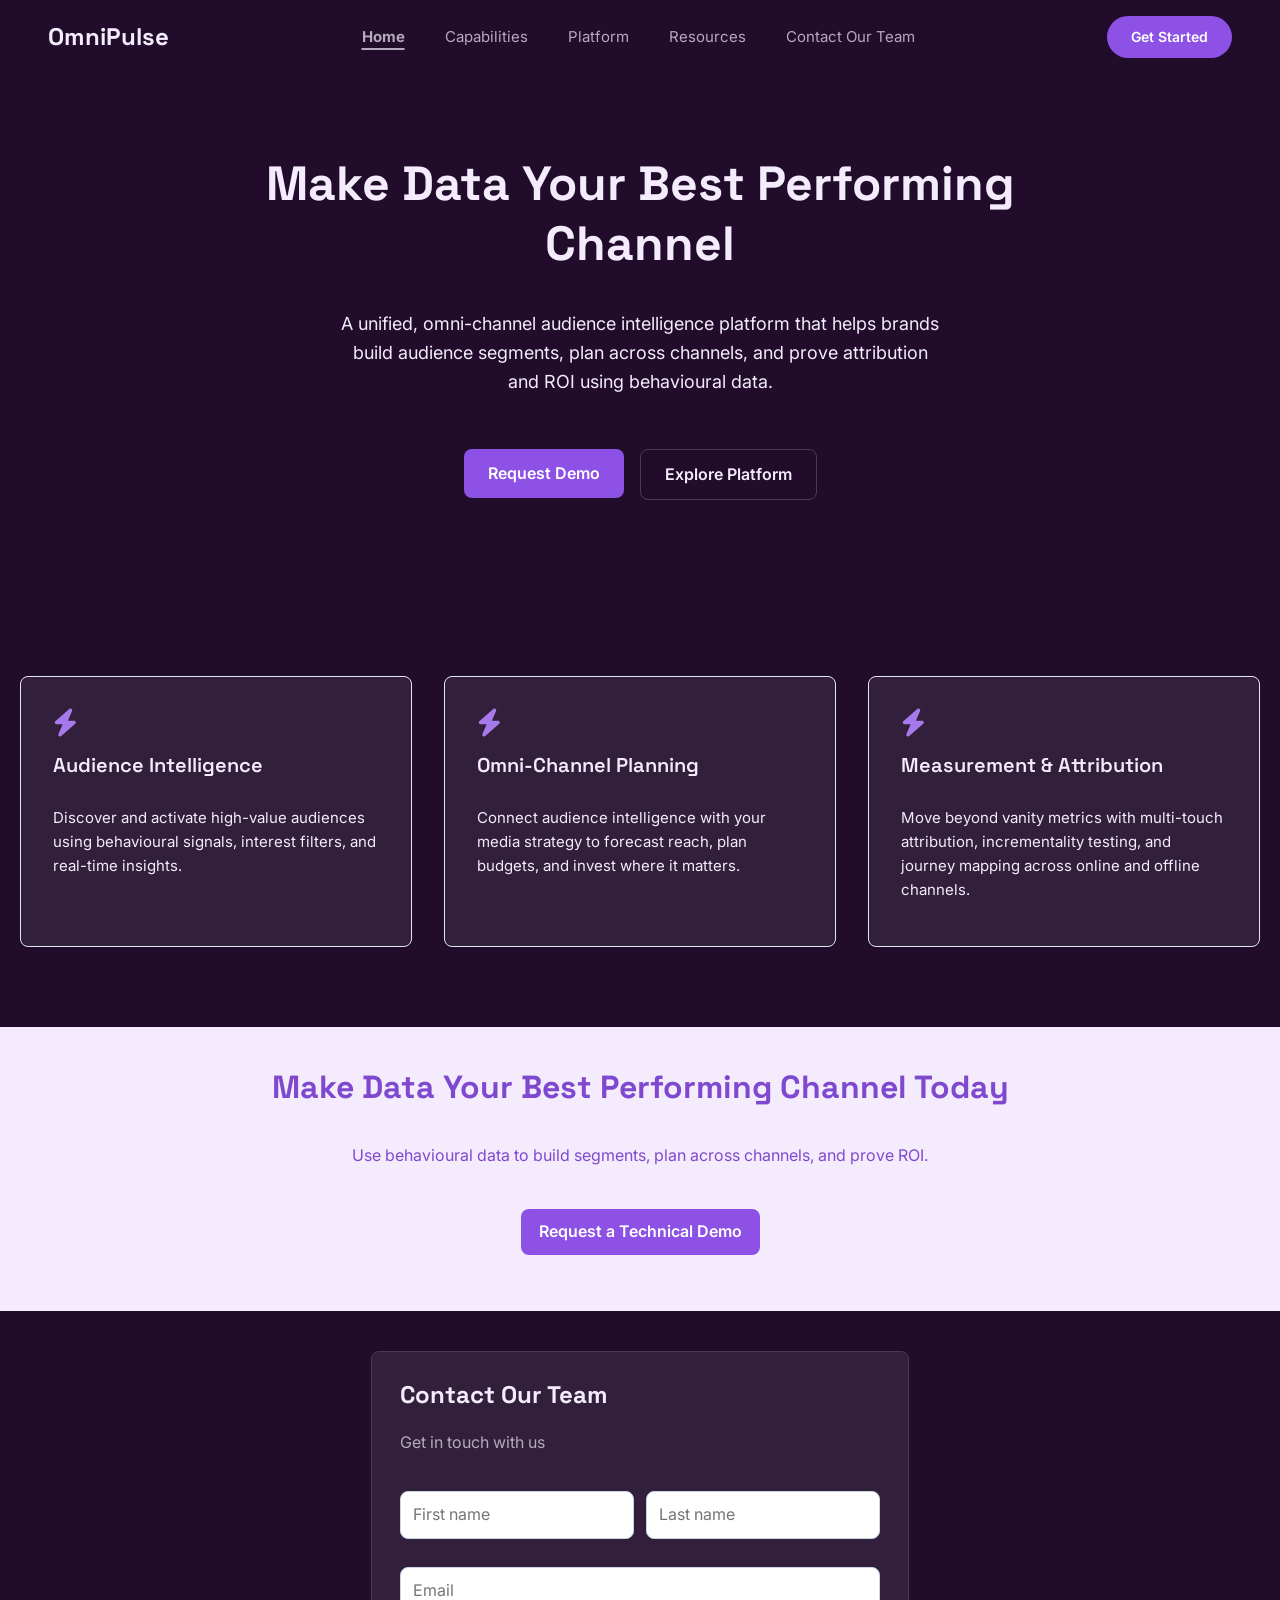
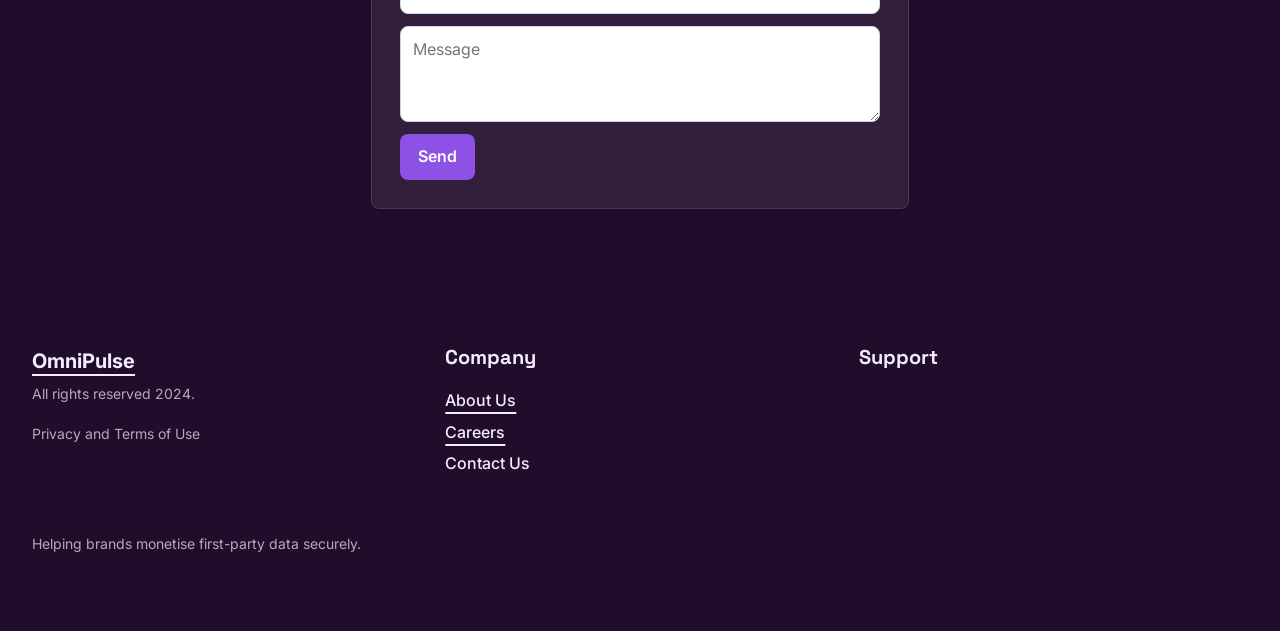
<file: index.html>
<!DOCTYPE html>
<html lang="en">
<head>
<meta charset="utf-8">
<meta name="viewport" content="width=device-width, initial-scale=1">
<title>OmniPulse | Make Data Your Best Performing Channel</title>
<meta name="description" content="A unified, omni-channel audience intelligence platform that helps brands build audience segments, plan across channels, and prove attribution and ROI…">
<link rel="canonical" href="https://om-javheri.github.io/omnipulse/">
<meta property="og:type" content="website">
<meta property="og:title" content="OmniPulse | Make Data Your Best Performing Channel">
<meta property="og:description" content="A unified, omni-channel audience intelligence platform that helps brands build audience segments, plan across channels, and prove attribution and ROI…">
<meta property="og:url" content="https://om-javheri.github.io/omnipulse/">
<meta property="og:site_name" content="OmniPulse">
<meta name="twitter:card" content="summary">
<meta name="twitter:title" content="OmniPulse | Make Data Your Best Performing Channel">
<meta name="twitter:description" content="A unified, omni-channel audience intelligence platform that helps brands build audience segments, plan across channels, and prove attribution and ROI…">
<script type="application/ld+json">{"@context":"https://schema.org","@graph":[{"@type":"WebSite","@id":"https://om-javheri.github.io/omnipulse/#website","url":"https://om-javheri.github.io/omnipulse/","name":"OmniPulse","description":"Make Data Your Best Performing Channel","publisher":{"@id":"https://om-javheri.github.io/omnipulse/#organization"}},{"@type":"Organization","@id":"https://om-javheri.github.io/omnipulse/#organization","name":"OmniPulse","url":"https://om-javheri.github.io/omnipulse/"},{"@type":"WebPage","@id":"https://om-javheri.github.io/omnipulse/#webpage","url":"https://om-javheri.github.io/omnipulse/","name":"OmniPulse | Make Data Your Best Performing Channel","description":"A unified, omni-channel audience intelligence platform that helps brands build audience segments, plan across channels, and prove attribution and ROI…","abstract":"A unified, omni-channel audience intelligence platform that helps brands build audience segments, plan across channels, and prove attribution and ROI using behavioural data.","isPartOf":{"@id":"https://om-javheri.github.io/omnipulse/#website"},"about":{"@id":"https://om-javheri.github.io/omnipulse/#organization"}}]}</script>
<link rel="icon" href="data:,">
<link rel="stylesheet" href="https://fonts.googleapis.com/css2?family=Space+Grotesk:wght@500;600;700&amp;family=Inter:wght@400;500;600&amp;display=swap">
<link rel="stylesheet" href="https://cdnjs.cloudflare.com/ajax/libs/font-awesome/6.5.2/css/all.min.css">
<link rel="stylesheet" href="site.css?v=mv8calrp">
</head>
<body>
<div class="uide-site" style="background-color:#f4ecfc;color:#221929;font-family:'Inter', system-ui, sans-serif"><div data-uide-id="container_mv8c7iwa1e7cn" data-uide-type="container" class="uide-container uide-row" style="color:#f4ecfc;padding:16px 48px;align-items:center;font-family:'Inter', system-ui, sans-serif;justify-content:space-between;background-color:#210d2b"><h3 data-uide-id="heading_mv8c7iwa2svz0" data-uide-type="heading" style="color:#f4ecfc;margin:0;font-size:24px;font-family:'Space Grotesk', system-ui, sans-serif;font-weight:bold">OmniPulse</h3><nav data-uide-id="menu_mv8c7iwa3owfa" data-uide-type="menu" class="uide-menu" data-uide-collapse="phone" style="gap:40px;align-items:center"><button type="button" class="uide-menu-toggle" aria-label="Menu" aria-expanded="false"><span class="uide-menu-bars"></span></button><div class="uide-menu-items"><a data-uide-id="link_mv8c7iz34und0p" data-uide-type="link" href="./" aria-current="page" style="color:#b5a9bd;font-size:15px;text-decoration:none"><span>Home</span></a><a data-uide-id="link_mv8c7iz34vpk12" data-uide-type="link" href="capabilities/" style="color:#b5a9bd;font-size:15px;text-decoration:none"><span>Capabilities</span></a><a data-uide-id="link_mv8c7iz34wtj4r" data-uide-type="link" href="platform/" style="color:#b5a9bd;font-size:15px;text-decoration:none"><span>Platform</span></a><a data-uide-id="link_mv8c7iz34x8dx4" data-uide-type="link" href="resources/" style="color:#b5a9bd;font-size:15px;text-decoration:none"><span>Resources</span></a><a data-uide-id="link_mv8c7iz34ysdez" data-uide-type="link" href="#contact" style="color:#b5a9bd;font-size:15px;text-decoration:none"><span>Contact Our Team</span></a></div></nav><a data-uide-id="button_mv8c7iwa8iszm" data-uide-type="button" href="#contact" class="uide-button" style="color:#ffffff;border:none;padding:10px 24px;font-size:14px;font-weight:600;border-radius:9999px;background-color:#8d51e6"><span>Get Started</span></a></div><div data-uide-id="container_mv8c7iwc9all4" data-uide-type="container" id="hero" class="uide-container uide-align-center" style="gap:24px;color:#f4ecfc;padding:80px 20px;text-align:center;align-items:center;font-family:'Inter', system-ui, sans-serif;background-color:#210d2b"><h1 data-uide-id="heading_mv8c7iwcadg9f" data-uide-type="heading" style="font-size:48px;max-width:800px;font-family:'Space Grotesk', system-ui, sans-serif;font-weight:700">Make Data Your Best Performing Channel</h1><p data-uide-id="text_mv8c7iwcbwfz6" data-uide-type="text" style="color:#f4ecfc;font-size:18px;max-width:600px">A unified, omni-channel audience intelligence platform that helps brands build audience segments, plan across channels, and prove attribution and ROI using behavioural data.</p><div data-uide-id="container_mv8c7iwccjvh8" data-uide-type="container" class="uide-container uide-row" style="gap:16px"><a data-uide-id="button_mv8c7iwcdt4q4" data-uide-type="button" href="#contact" class="uide-button" style="color:#ffffff;padding:12px 24px;font-weight:600;border-radius:8px;background-color:#8d51e6"><span>Request Demo</span></a><a data-uide-id="button_mv8c7iwceeaee" data-uide-type="button" href="#contact" class="uide-button" style="color:#f4ecfc;border:1px solid #4b3a55;padding:12px 24px;font-weight:600;border-radius:8px;background-color:transparent"><span>Explore Platform</span></a></div></div><div data-uide-id="container_mv8c7iwdfeyui" data-uide-type="container" id="features" class="uide-container uide-grid" style="gap:32px;color:#f4ecfc;padding:80px 20px;font-family:'Inter', system-ui, sans-serif;background-color:#210d2b;--uide-cols:3"><div data-uide-id="card_mv8c7iwdgjn14" data-uide-type="card" class="uide-card" style="gap:16px;padding:32px;border-radius:8px;background-color:#321f3c"><i data-uide-id="icon_mv8c7iwdh18g5" data-uide-type="icon" class="uide-icon fa-solid fa-bolt" aria-hidden="true" style="color:#a77aec;font-size:28px"></i><h3 data-uide-id="heading_mv8c7iwdiac3b" data-uide-type="heading" style="font-size:20px;font-family:'Space Grotesk', system-ui, sans-serif;font-weight:600">Audience Intelligence</h3><p data-uide-id="text_mv8c7iwdjea7q" data-uide-type="text" style="color:#f4ecfc;font-size:15px">Discover and activate high-value audiences using behavioural signals, interest filters, and real-time insights.</p></div><div data-uide-id="card_mv8c7iwdkqoby" data-uide-type="card" class="uide-card" style="gap:16px;padding:32px;border-radius:8px;background-color:#321f3c"><i data-uide-id="icon_mv8c7iwdlfg27" data-uide-type="icon" class="uide-icon fa-solid fa-bolt" aria-hidden="true" style="color:#a77aec;font-size:28px"></i><h3 data-uide-id="heading_mv8c7iwdmfxc0" data-uide-type="heading" style="font-size:20px;font-family:'Space Grotesk', system-ui, sans-serif;font-weight:600">Omni-Channel Planning</h3><p data-uide-id="text_mv8c7iwdn1zth" data-uide-type="text" style="color:#f4ecfc;font-size:15px">Connect audience intelligence with your media strategy to forecast reach, plan budgets, and invest where it matters.</p></div><div data-uide-id="card_mv8c7iwdortwv" data-uide-type="card" class="uide-card" style="gap:16px;padding:32px;border-radius:8px;background-color:#321f3c"><i data-uide-id="icon_mv8c7iwdpp6tj" data-uide-type="icon" class="uide-icon fa-solid fa-bolt" aria-hidden="true" style="color:#a77aec;font-size:28px"></i><h3 data-uide-id="heading_mv8c7iwdqdzb4" data-uide-type="heading" style="font-size:20px;font-family:'Space Grotesk', system-ui, sans-serif;font-weight:600">Measurement &amp; Attribution</h3><p data-uide-id="text_mv8c7iwdro96h" data-uide-type="text" style="color:#f4ecfc;font-size:15px">Move beyond vanity metrics with multi-touch attribution, incrementality testing, and journey mapping across online and offline channels.</p></div></div><div data-uide-id="container_mv8c7iwdszg4f" data-uide-type="container" id="cta" class="uide-container uide-align-center" style="gap:24px;color:#6a5c75;padding:40px 24px;text-align:center;font-family:'Inter', system-ui, sans-serif;background-color:#f4ecfc"><h2 data-uide-id="heading_mv8c7iwdtu6rk" data-uide-type="heading" style="color:#7f49cf;font-family:'Space Grotesk', system-ui, sans-serif">Make Data Your Best Performing Channel Today</h2><p data-uide-id="text_mv8c7iwdumtva" data-uide-type="text" style="color:#7f49cf;margin:0 auto;max-width:680px">Use behavioural data to build segments, plan across channels, and prove ROI.</p><div data-uide-id="container_mv8c7iwdvafod" data-uide-type="container" class="uide-container uide-row" style="gap:16px;flex-wrap:wrap;align-items:center;justify-content:center"><a data-uide-id="button_mv8c7iwdwpfzr" data-uide-type="button" href="#contact" class="uide-button" style="color:#ffffff;border-radius:8px;background-color:#8d51e6"><span>Request a Technical Demo</span></a></div></div><div data-uide-id="container_mv8c7iwexnqfl" data-uide-type="container" id="contact" class="uide-container" style="gap:24px;color:#f4ecfc;padding:40px 24px;font-family:'Inter', system-ui, sans-serif;background-color:#210d2b"><div data-uide-id="card_mv8c7iweyd402" data-uide-type="card" class="uide-card" style="color:#f4ecfc;border:1px solid #4b3a55;margin:0 auto;padding:28px;max-width:560px;border-radius:8px;background-color:#321f3c"><h3 data-uide-id="heading_mv8c7iwezzvbk" data-uide-type="heading" style="font-family:'Space Grotesk', system-ui, sans-serif">Contact Our Team</h3><p data-uide-id="text_mv8c7iwe10gpez" data-uide-type="text" style="color:#b5a9bd">Get in touch with us</p><form data-uide-id="form_mv8c7iwe117dfb" data-uide-type="form" class="uide-form" style="gap:12px" action="https://universalide.onrender.com/api/public/sites/omnipulse/forms/form_mv8c7iwe117dfb" method="post" data-uide-form="owner" data-uide-success="Thanks, your message was sent. We’ll reply soon." novalidate=""><div data-uide-id="container_mv8c7iwe12jqtf" data-uide-type="container" data-uide-phone-cols="1" class="uide-container uide-grid" style="gap:12px;--uide-phone-cols:1;--uide-cols:2"><input data-uide-id="input_mv8c7iwe138vlm" data-uide-type="input" class="uide-input" style="border-radius:8px" type="text" placeholder="First name" aria-label="First name"><input data-uide-id="input_mv8c7iwe149mcv" data-uide-type="input" class="uide-input" style="border-radius:8px" type="text" placeholder="Last name" aria-label="Last name"></div><input data-uide-id="input_mv8c7iwe15td6l" data-uide-type="input" class="uide-input" style="border-radius:8px" type="email" placeholder="Email" aria-label="Email"><textarea data-uide-id="textarea_mv8c7iwe168umn" data-uide-type="textarea" class="uide-textarea" style="border-radius:8px" placeholder="Message" aria-label="Message"></textarea><button data-uide-id="button_mv8c7iwe17o8ci" data-uide-type="button" type="submit" class="uide-button" style="color:#ffffff;border-radius:8px;background-color:#8d51e6"><span>Send</span></button></form></div></div><div data-uide-id="container_mv8c7iwe180je7" data-uide-type="container" class="uide-container" style="gap:24px;color:#f4ecfc;padding:64px 32px;font-family:'Inter', system-ui, sans-serif;background-color:#210d2b"><div data-uide-id="container_mv8c7iwe19urxf" data-uide-type="container" data-uide-tablet-cols="2" data-uide-phone-cols="1" class="uide-container uide-grid" style="gap:24px;--uide-tablet-cols:2;--uide-phone-cols:1;--uide-cols:3"><div data-uide-id="container_mv8c7iwe1an0p5" data-uide-type="container" class="uide-container" style="gap:6px"><a data-uide-id="link_mv8c7iwe1b74k6" data-uide-type="link" href="./" aria-current="page" style="color:#f4ecfc;font-size:20px;font-weight:700;text-decoration:none"><span>OmniPulse</span></a><p data-uide-id="text_mv8c7iwe1cnnv8" data-uide-type="text" style="color:#b5a9bd;font-size:14px">All rights reserved 2024.</p><p data-uide-id="text_mv8c7iwe1d63aj" data-uide-type="text" style="color:#b5a9bd;font-size:14px">Privacy and Terms of Use</p></div><div data-uide-id="container_mv8c7iwe1e8tpk" data-uide-type="container" class="uide-container" style="gap:6px"><h4 data-uide-id="heading_mv8c7iwe1fyhts" data-uide-type="heading" style="font-family:'Space Grotesk', system-ui, sans-serif">Company</h4><a data-uide-id="link_mv8c7iwe1gkvbb" data-uide-type="link" href="./" aria-current="page" style="color:#f4ecfc;font-weight:500;text-decoration:none"><span>About Us</span></a><a data-uide-id="link_mv8c7iwe1hqz3u" data-uide-type="link" href="./" aria-current="page" style="color:#f4ecfc;font-weight:500;text-decoration:none"><span>Careers</span></a><a data-uide-id="link_mv8c7iwe1iv55q" data-uide-type="link" href="#contact" style="color:#f4ecfc;font-weight:500;text-decoration:none"><span>Contact Us</span></a></div><div data-uide-id="container_mv8c7iwe1ky7ld" data-uide-type="container" class="uide-container" style="gap:8px"><h4 data-uide-id="heading_mv8c7iwe1l14gb" data-uide-type="heading" style="font-family:'Space Grotesk', system-ui, sans-serif">Support</h4><div data-uide-id="container_mv8c7iwe1mjqar" data-uide-type="container" class="uide-container uide-row" style="gap:16px;flex-wrap:wrap;align-items:center"></div></div></div><p data-uide-id="text_mv8c7iwe1qvhco" data-uide-type="text" style="color:#b5a9bd;font-size:14px">Helping brands monetise first-party data securely.</p></div></div>
<script>(function(){function set(m,o){if(o)m.setAttribute('data-uide-open','');else m.removeAttribute('data-uide-open');var t=m.querySelector('.uide-menu-toggle');if(t)t.setAttribute('aria-expanded',String(o))}document.addEventListener('click',function(e){var el=e.target;if(!el||!el.closest)return;var t=el.closest('.uide-menu-toggle');if(t){var m=t.parentNode;set(m,!m.hasAttribute('data-uide-open'));return}var a=el.closest('.uide-menu a');if(a)set(a.closest('.uide-menu'),false)});document.addEventListener('keydown',function(e){if(e.key!=='Escape')return;[].forEach.call(document.querySelectorAll('.uide-menu[data-uide-open]'),function(m){set(m,false)})})})();</script>
<script>(function(){document.addEventListener('submit',function(e){var f=e.target;if(!f||!f.matches||!f.matches('form[data-uide-form]'))return;e.preventDefault();if(f.hasAttribute('data-uide-busy')||!f.action)return;var fields=[].map.call(f.querySelectorAll('.uide-input, .uide-textarea'),function(el,i){return{label:el.getAttribute('aria-label')||'Field '+(i+1),value:el.value}});var owner=f.getAttribute('data-uide-form')==='owner';var init;if(owner)init={method:'POST',headers:{'Content-Type':'text/plain'},body:JSON.stringify({fields:fields,page:location.pathname})};else{var d={};fields.forEach(function(x){d[x.label]=x.value});init={method:'POST',headers:{'Content-Type':'application/json',Accept:'application/json'},body:JSON.stringify(d)}}var s=f.querySelector(':scope > .uide-form-status');if(!s){s=document.createElement('p');s.className='uide-form-status';s.setAttribute('role','status');f.appendChild(s)}f.setAttribute('data-uide-busy','');function done(ok){f.removeAttribute('data-uide-busy');if(ok){f.setAttribute('data-uide-sent','');f.reset()}s.textContent=ok?(f.getAttribute('data-uide-success')||"Thank you! Your message has been sent."):"Sorry, your message couldn’t be sent. Please try again."}fetch(f.action,init).then(function(r){done(r.ok)},function(){done(false)})})})();</script>
<script>(function(){try{var d={"path":"/"};d.referrer=document.referrer;var b=JSON.stringify(d),u="https://universalide.onrender.com/api/public/sites/omnipulse/views";if(navigator.sendBeacon)navigator.sendBeacon(u,new Blob([b],{type:'text/plain'}));else fetch(u,{method:'POST',body:b,keepalive:true,mode:'no-cors'})}catch(e){}})();</script>
<script>(function(){try{(function startTracking(win, config) {
    const doc = win.document;
    // The window's own classes (a test's window, or an iframe's, isn't the global one).
    const W = win;
    const device = win.innerWidth <= 640 ? 'phone' : win.innerWidth <= 991 ? 'tablet' : 'desktop';
    const queue = [];
    const started = {};
    let depth = 0;
    let seen = -1;
    let final = false;
    let pending = false;
    // Looked up each time: a framework project draws the page after this script has run.
    const sections = () => {
        const root = doc.querySelector('.uide-site');
        return root ? Array.prototype.slice.call(root.children) : [];
    };
    const sectionOf = (el) => {
        const list = sections();
        for (let i = 0; i < list.length; i++)
            if (el && list[i].contains(el))
                return i;
        return -1;
    };
    const labelOf = (el) => ((el.textContent || '').trim() || el.getAttribute('aria-label') || '').replace(/\s+/g, ' ').slice(0, 80);
    const cell = (v, size) => Math.max(0, Math.min(19, Math.floor((v / Math.max(size, 1)) * 20)));
    const measure = () => {
        const height = Math.max(doc.documentElement.scrollHeight, 1);
        const d = Math.min(100, Math.round((((win.scrollY || 0) + win.innerHeight) / height) * 100));
        if (d > depth)
            depth = d;
        const list = sections();
        for (let i = seen + 1; i < list.length; i++) {
            if (list[i].getBoundingClientRect().top < win.innerHeight)
                seen = i;
            else
                break;
        }
    };
    const send = (last) => {
        const body = { path: config.path, device };
        if (last && !final) {
            measure();
            final = true;
            body.depth = depth;
            body.seen = seen;
        }
        else if (!queue.length)
            return;
        body.events = queue.splice(0, 40);
        const data = JSON.stringify(body);
        try {
            const nav = win.navigator;
            if (!(nav.sendBeacon && nav.sendBeacon(config.endpoint, new W.Blob([data], { type: 'text/plain' })))) {
                void win.fetch(config.endpoint, { method: 'POST', body: data, keepalive: true, mode: 'no-cors' }).catch(() => undefined);
            }
        }
        catch {
            // Analytics must never break the page.
        }
    };
    const push = (event) => {
        queue.push(event);
        if (queue.length >= 40)
            send(false);
    };
    const onClick = (e) => {
        const target = e.target instanceof W.Element ? e.target : null;
        const s = sectionOf(target);
        if (!target || s < 0)
            return;
        const event = { t: 'click', s };
        // A real pointer click has a place; a keyboard "click" (detail 0) only counts for its button.
        if (e.detail > 0) {
            const r = sections()[s].getBoundingClientRect();
            event.x = cell(e.clientX - r.left, r.width);
            event.y = cell(e.clientY - r.top, r.height);
        }
        const el = target.closest('a, button');
        if (el) {
            const label = labelOf(el);
            if (label)
                event.label = label;
            const href = el.getAttribute('href') || '';
            if (/^https?:/i.test(href)) {
                try {
                    const url = new URL(href, win.location.href);
                    if (url.host !== win.location.host)
                        event.out = url.hostname;
                }
                catch {
                    // Not an address.
                }
            }
        }
        push(event);
    };
    const formSection = (t) => {
        const form = t instanceof W.Element ? t.closest('form') : null;
        return form ? sectionOf(form) : -1;
    };
    const onFocus = (e) => {
        const s = formSection(e.target);
        if (s < 0 || started[s])
            return;
        started[s] = true;
        push({ t: 'form', s, a: 'start' });
    };
    const onSubmit = (e) => {
        const s = formSection(e.target);
        if (s < 0)
            return;
        push({ t: 'form', s, a: 'send' });
        send(false);
    };
    const onScroll = () => {
        if (pending)
            return;
        pending = true;
        win.setTimeout(() => {
            pending = false;
            measure();
        }, 200);
    };
    const onHide = () => {
        if (doc.visibilityState === 'hidden')
            send(true);
    };
    const onPageHide = () => send(true);
    doc.addEventListener('click', onClick, true);
    doc.addEventListener('focusin', onFocus, true);
    doc.addEventListener('submit', onSubmit, true);
    win.addEventListener('scroll', onScroll, { passive: true });
    doc.addEventListener('visibilitychange', onHide);
    win.addEventListener('pagehide', onPageHide);
    const timer = win.setInterval(() => send(false), 15000);
    const first = win.setTimeout(measure, 500);
    return () => {
        doc.removeEventListener('click', onClick, true);
        doc.removeEventListener('focusin', onFocus, true);
        doc.removeEventListener('submit', onSubmit, true);
        win.removeEventListener('scroll', onScroll);
        doc.removeEventListener('visibilitychange', onHide);
        win.removeEventListener('pagehide', onPageHide);
        win.clearInterval(timer);
        win.clearTimeout(first);
        send(true);
    };
})(window,{"endpoint":"https://universalide.onrender.com/api/public/sites/omnipulse/interactions","path":"/"})}catch(e){}})();</script>
<script>(function(){
var E="https://universalide.onrender.com/api/public/sites/omnipulse",K='uide-edit:'+E,P={heading:'text',text:'text',button:'label',link:'text'};
var tok=null,bar=null,msg=null,on=false,timer=null;
function store(t){try{if(t)sessionStorage.setItem(K,t);else sessionStorage.removeItem(K)}catch(e){}}
function say(t,bad){if(msg){msg.textContent=t;msg.style.color=bad?'#fecaca':'#e0e7ff'}}
function call(method,path,body,form){var h={};if(!form)h['Content-Type']='application/json';if(tok)h.Authorization='Bearer '+tok;
return fetch(E+path,{method:method,headers:h,body:form?body:JSON.stringify(body)}).then(function(r){return r.json().catch(function(){return{}}).then(function(j){if(!r.ok){var x=new Error(j.message||'The change could not be saved.');x.status=r.status;throw x}return j})})}
function stop(t){on=false;tok=null;store(null);document.documentElement.removeAttribute('data-uide-live-edit');if(t)say(t,true);else if(bar){bar.remove();bar=null}}
function fail(x){if(x.status===401)stop(x.message);else say(x.message||'The change could not be saved.',true)}
function save(id,props,undo){say('Saving\u2026');call('PATCH','/components/'+encodeURIComponent(id),{props:props}).then(function(){say('Saved. GitHub Pages shows it to everyone in a minute or two.')},function(x){undo();fail(x)})}
function editText(el){var type=el.getAttribute('data-uide-type'),prop=P[type];
var spans=el.querySelectorAll(':scope > span'),box=(type==='button'||type==='link')&&spans.length?spans[spans.length-1]:el;
if(box.isContentEditable)return;var before=box.textContent;
box.setAttribute('contenteditable','plaintext-only');if(!box.isContentEditable)box.setAttribute('contenteditable','true');
box.focus();var sel=window.getSelection(),range=document.createRange();range.selectNodeContents(box);sel.removeAllRanges();sel.addRange(range);
function done(keep){box.removeEventListener('keydown',key);box.removeEventListener('blur',blur);box.removeAttribute('contenteditable');
var t=box.innerText;t=(type==='text'?t.replace(/\r\n?/g,'\n'):t.replace(/\s*\n\s*/g,' ')).trim().slice(0,5000);
if(!keep||!t||t===before){box.textContent=before;return}
box.textContent=t;var p={};p[prop]=t;save(el.getAttribute('data-uide-id'),p,function(){box.textContent=before})}
function key(e){if(e.key==='Escape'){e.preventDefault();done(false)}else if(e.key==='Enter'&&!(type==='text'&&e.shiftKey)){e.preventDefault();done(true)}}
function blur(){done(true)}
box.addEventListener('keydown',key);box.addEventListener('blur',blur)}
function editImage(el){var input=document.createElement('input');input.type='file';input.accept='image/*';
input.onchange=function(){var f=input.files&&input.files[0];if(!f)return;var form=new FormData();form.append('file',f);form.append('componentId',el.getAttribute('data-uide-id'));
say('Uploading\u2026');call('POST','/files',form,true).then(function(j){var before=el.getAttribute('src');el.src=new URL(j.url,E).href;
save(el.getAttribute('data-uide-id'),{src:j.url},function(){el.setAttribute('src',before)})},fail)};input.click()}
function ready(){on=true;document.documentElement.setAttribute('data-uide-live-edit','');
say('You\u2019re editing the live site. Double-click text or a picture to change it.')}
function begin(){var st=document.createElement('style');
st.textContent='[data-uide-live-edit] [data-uide-type=heading]:hover,[data-uide-live-edit] [data-uide-type=text]:hover,[data-uide-live-edit] [data-uide-type=button]:hover,[data-uide-live-edit] [data-uide-type=link]:hover,[data-uide-live-edit] [data-uide-type=image]:hover{outline:2px dashed #6366f1;outline-offset:2px;cursor:text}[data-uide-live-edit] [data-uide-id]{touch-action:manipulation}';
document.head.appendChild(st);bar=document.createElement('div');bar.setAttribute('role','status');bar.setAttribute('data-uide-live-bar','');
bar.style.cssText='position:fixed;left:12px;right:12px;bottom:12px;z-index:2147483647;display:flex;gap:12px;align-items:center;justify-content:space-between;padding:10px 14px;border-radius:10px;background:#1e1b4b;color:#e0e7ff;font:14px/1.4 system-ui,sans-serif;box-shadow:0 8px 24px rgba(0,0,0,.25)';
msg=document.createElement('span');var b=document.createElement('button');b.type='button';b.textContent='Stop editing';
b.style.cssText='flex:none;padding:6px 10px;border:0;border-radius:6px;background:#e0e7ff;color:#1e1b4b;font:inherit;cursor:pointer';
b.onclick=function(){stop()};bar.appendChild(msg);bar.appendChild(b);document.body.appendChild(bar)}
document.addEventListener('dblclick',function(e){if(!on)return;var el=e.target instanceof Element?e.target.closest('[data-uide-id]'):null;if(!el)return;
clearTimeout(timer);var type=el.getAttribute('data-uide-type');if(P[type]){e.preventDefault();editText(el)}else if(type==='image'){e.preventDefault();editImage(el)}});
document.addEventListener('click',function(e){if(!on||!(e.target instanceof Element))return;
var t=e.target.closest('[data-uide-id]'),tt=t&&t.getAttribute('data-uide-type');
if(t&&!e.target.closest('a[href]')&&!t.isContentEditable&&!t.querySelector('[contenteditable]')&&matchMedia('(pointer:coarse)').matches){if(P[tt]){e.preventDefault();editText(t);return}if(tt==='image'){e.preventDefault();editImage(t);return}}
var a=e.target.closest('a[href]');
if(!a||a.isContentEditable||a.querySelector('[contenteditable]'))return;e.preventDefault();clearTimeout(timer);if(e.detail>1)return;
timer=setTimeout(function(){if(a.target==='_blank')window.open(a.href,'_blank','noopener');else location.href=a.href},350)},true);
window.addEventListener('submit',function(e){if(on){e.preventDefault();e.stopImmediatePropagation()}},true);
var m=/(?:^#|&)uide-edit=([^&]*)/.exec(location.hash);
if(m){history.replaceState(null,'',location.pathname+location.search);begin();say('Opening the editor\u2026');
call('POST','/edit-session',{key:decodeURIComponent(m[1])}).then(function(j){tok=j.token;store(tok);ready()},function(x){stop(x.message)})}
else{try{tok=sessionStorage.getItem(K)}catch(e){}if(tok){begin();ready()}}
})();</script>
</body>
</html>
</file>
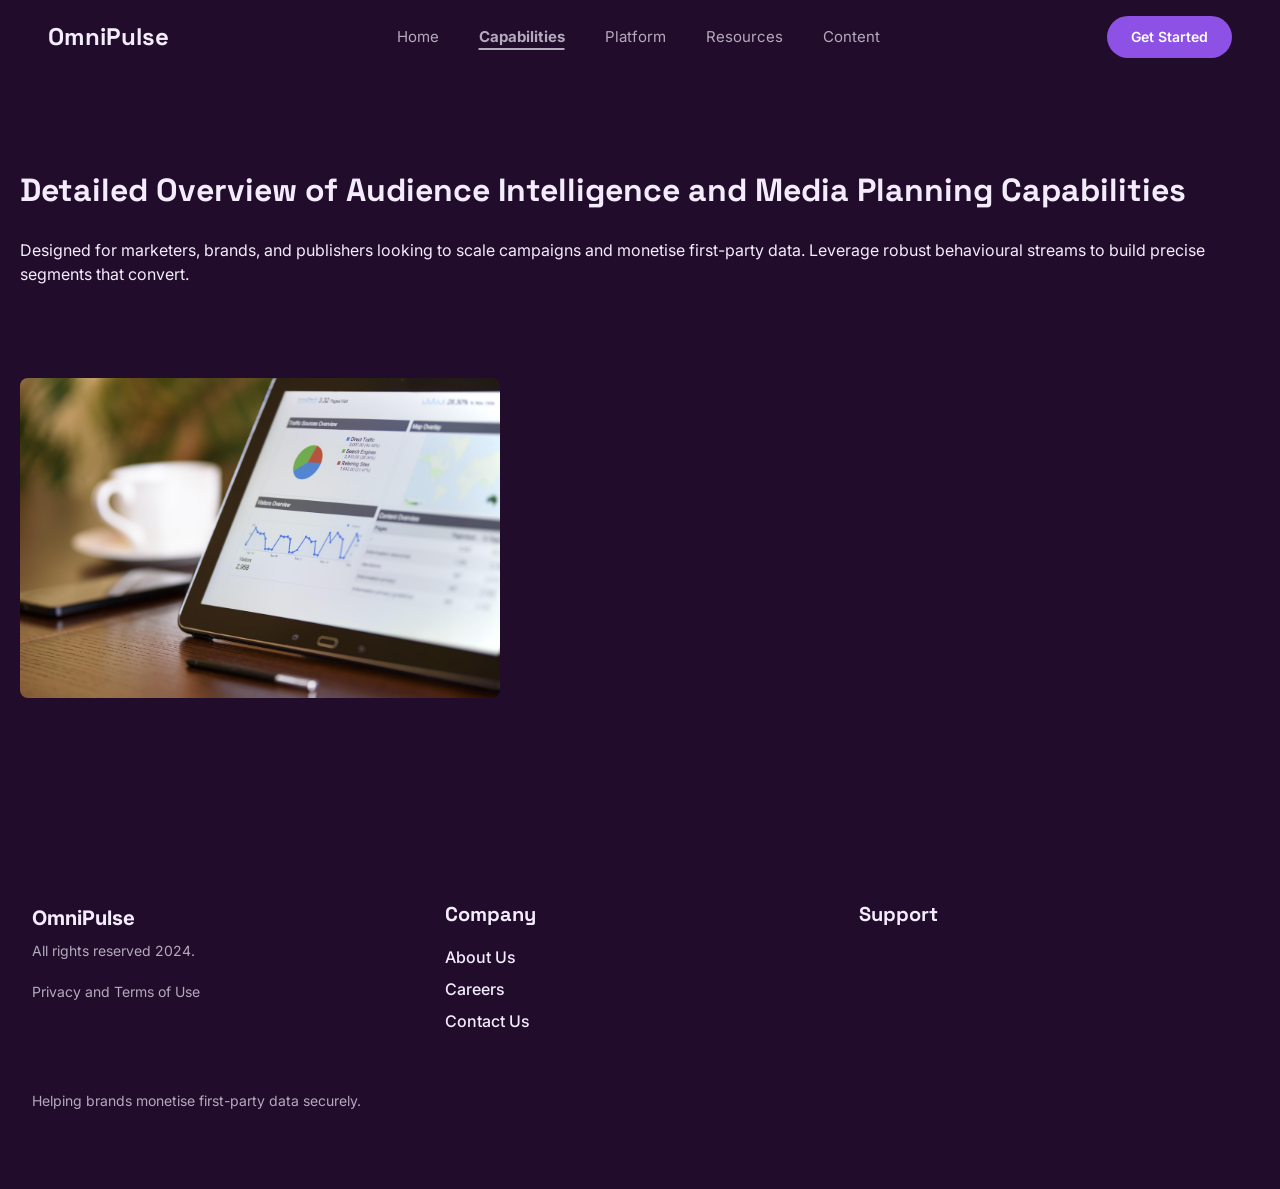
<file: capabilities/index.html>
<!DOCTYPE html>
<html lang="en">
<head>
<meta charset="utf-8">
<meta name="viewport" content="width=device-width, initial-scale=1">
<title>Capabilities | OmniPulse</title>
<meta name="description" content="Designed for marketers, brands, and publishers looking to scale campaigns and monetise first-party data.">
<link rel="canonical" href="https://om-javheri.github.io/omnipulse/capabilities/">
<meta property="og:type" content="website">
<meta property="og:title" content="Capabilities | OmniPulse">
<meta property="og:description" content="Designed for marketers, brands, and publishers looking to scale campaigns and monetise first-party data.">
<meta property="og:url" content="https://om-javheri.github.io/omnipulse/capabilities/">
<meta property="og:site_name" content="OmniPulse">
<meta name="twitter:card" content="summary">
<meta name="twitter:title" content="Capabilities | OmniPulse">
<meta name="twitter:description" content="Designed for marketers, brands, and publishers looking to scale campaigns and monetise first-party data.">
<script type="application/ld+json">{"@context":"https://schema.org","@graph":[{"@type":"WebSite","@id":"https://om-javheri.github.io/omnipulse/#website","url":"https://om-javheri.github.io/omnipulse/","name":"OmniPulse","description":"Make Data Your Best Performing Channel","publisher":{"@id":"https://om-javheri.github.io/omnipulse/#organization"}},{"@type":"Organization","@id":"https://om-javheri.github.io/omnipulse/#organization","name":"OmniPulse","url":"https://om-javheri.github.io/omnipulse/"},{"@type":"WebPage","@id":"https://om-javheri.github.io/omnipulse/capabilities/#webpage","url":"https://om-javheri.github.io/omnipulse/capabilities/","name":"Capabilities | OmniPulse","description":"Designed for marketers, brands, and publishers looking to scale campaigns and monetise first-party data.","abstract":"A unified, omni-channel audience intelligence platform that helps brands build audience segments, plan across channels, and prove attribution and ROI using behavioural data.","isPartOf":{"@id":"https://om-javheri.github.io/omnipulse/#website"},"about":{"@id":"https://om-javheri.github.io/omnipulse/#organization"}},{"@type":"BreadcrumbList","itemListElement":[{"@type":"ListItem","position":1,"name":"OmniPulse | Make Data Your Best Performing Channel","item":"https://om-javheri.github.io/omnipulse/"},{"@type":"ListItem","position":2,"name":"Capabilities | OmniPulse","item":"https://om-javheri.github.io/omnipulse/capabilities/"}]}]}</script>
<link rel="icon" href="data:,">
<link rel="stylesheet" href="https://fonts.googleapis.com/css2?family=Space+Grotesk:wght@500;600;700&amp;family=Inter:wght@400;500;600&amp;display=swap">
<link rel="stylesheet" href="../site.css?v=mv8calrp">
</head>
<body>
<div class="uide-site" style="background-color:#f4ecfc;color:#221929;font-family:'Inter', system-ui, sans-serif"><div data-uide-id="container_mv8c7iwe1rjko6" data-uide-type="container" class="uide-container uide-row" style="color:#f4ecfc;padding:16px 48px;align-items:center;font-family:'Inter', system-ui, sans-serif;justify-content:space-between;background-color:#210d2b"><h3 data-uide-id="heading_mv8c7iwe1sm8vg" data-uide-type="heading" style="color:#f4ecfc;margin:0;font-size:24px;font-family:'Space Grotesk', system-ui, sans-serif;font-weight:bold">OmniPulse</h3><nav data-uide-id="menu_mv8c7iwe1tthnb" data-uide-type="menu" class="uide-menu" data-uide-collapse="phone" style="gap:40px;align-items:center"><button type="button" class="uide-menu-toggle" aria-label="Menu" aria-expanded="false"><span class="uide-menu-bars"></span></button><div class="uide-menu-items"><a data-uide-id="link_mv8c7iz34zcd8h" data-uide-type="link" href="../" style="color:#b5a9bd;font-size:15px;text-decoration:none"><span>Home</span></a><a data-uide-id="link_mv8c7iz3504zcx" data-uide-type="link" href="../capabilities/" aria-current="page" style="color:#b5a9bd;font-size:15px;text-decoration:none"><span>Capabilities</span></a><a data-uide-id="link_mv8c7iz351do2y" data-uide-type="link" href="../platform/" style="color:#b5a9bd;font-size:15px;text-decoration:none"><span>Platform</span></a><a data-uide-id="link_mv8c7iz352tedu" data-uide-type="link" href="../resources/" style="color:#b5a9bd;font-size:15px;text-decoration:none"><span>Resources</span></a><a data-uide-id="link_mv8c7iz353belc" data-uide-type="link" href="#content" style="color:#b5a9bd;font-size:15px;text-decoration:none"><span>Content</span></a></div></nav><a data-uide-id="button_mv8c7iwf1yxw28" data-uide-type="button" href="../#contact" class="uide-button" style="color:#ffffff;border:none;padding:10px 24px;font-size:14px;font-weight:600;border-radius:9999px;background-color:#8d51e6"><span>Get Started</span></a></div><div data-uide-id="container_mv8c7iwf1z9lc9" data-uide-type="container" id="content" class="uide-container uide-row" style="gap:48px;color:#f4ecfc;padding:80px 20px;align-items:center;font-family:'Inter', system-ui, sans-serif;background-color:#210d2b"><div data-uide-id="container_mv8c7iwf20uvqw" data-uide-type="container" class="uide-container" style="gap:16px"><h2 data-uide-id="heading_mv8c7iwf21h1l2" data-uide-type="heading" style="font-size:32px;font-family:'Space Grotesk', system-ui, sans-serif;font-weight:700">Detailed Overview of Audience Intelligence and Media Planning Capabilities</h2><p data-uide-id="text_mv8c7iwf22d0g4" data-uide-type="text" style="color:#f4ecfc;font-size:16px;line-height:1.5">Designed for marketers, brands, and publishers looking to scale campaigns and monetise first-party data. Leverage robust behavioural streams to build precise segments that convert.</p></div><div data-uide-id="container_mv8c7iwf23kaet" data-uide-type="container" class="uide-container"><img data-uide-id="image_mv8c7iwf245sl0" data-uide-type="image" src="../assets/962e4fff-8fef-4457-8ea7-8571849aabef.jpg" alt="Detailed overview of audience intelligence and media planning capabilities" style="width:100%;height:320px;object-fit:cover;border-radius:8px;background-color:#321f3c" draggable="false"></div></div><div data-uide-id="container_mv8c7iwj25jfu5" data-uide-type="container" class="uide-container" style="gap:24px;color:#f4ecfc;padding:64px 32px;font-family:'Inter', system-ui, sans-serif;background-color:#210d2b"><div data-uide-id="container_mv8c7iwj26rcxf" data-uide-type="container" data-uide-tablet-cols="2" data-uide-phone-cols="1" class="uide-container uide-grid" style="gap:24px;--uide-tablet-cols:2;--uide-phone-cols:1;--uide-cols:3"><div data-uide-id="container_mv8c7iwj27fsjq" data-uide-type="container" class="uide-container" style="gap:6px"><a data-uide-id="link_mv8c7iwj28ernm" data-uide-type="link" href="../" style="color:#f4ecfc;font-size:20px;font-weight:700;text-decoration:none"><span>OmniPulse</span></a><p data-uide-id="text_mv8c7iwj29bztv" data-uide-type="text" style="color:#b5a9bd;font-size:14px">All rights reserved 2024.</p><p data-uide-id="text_mv8c7iwj2a1wyx" data-uide-type="text" style="color:#b5a9bd;font-size:14px">Privacy and Terms of Use</p></div><div data-uide-id="container_mv8c7iwj2btoll" data-uide-type="container" class="uide-container" style="gap:6px"><h4 data-uide-id="heading_mv8c7iwj2cqoqm" data-uide-type="heading" style="font-family:'Space Grotesk', system-ui, sans-serif">Company</h4><a data-uide-id="link_mv8c7iwj2d02lw" data-uide-type="link" href="../" style="color:#f4ecfc;font-weight:500;text-decoration:none"><span>About Us</span></a><a data-uide-id="link_mv8c7iwj2ell0n" data-uide-type="link" href="../" style="color:#f4ecfc;font-weight:500;text-decoration:none"><span>Careers</span></a><a data-uide-id="link_mv8c7iwj2ft8zh" data-uide-type="link" href="../#contact" style="color:#f4ecfc;font-weight:500;text-decoration:none"><span>Contact Us</span></a></div><div data-uide-id="container_mv8c7iwj2hf8zn" data-uide-type="container" class="uide-container" style="gap:8px"><h4 data-uide-id="heading_mv8c7iwj2i6gsc" data-uide-type="heading" style="font-family:'Space Grotesk', system-ui, sans-serif">Support</h4><div data-uide-id="container_mv8c7iwj2jk3wb" data-uide-type="container" class="uide-container uide-row" style="gap:16px;flex-wrap:wrap;align-items:center"></div></div></div><p data-uide-id="text_mv8c7iwj2n5lzf" data-uide-type="text" style="color:#b5a9bd;font-size:14px">Helping brands monetise first-party data securely.</p></div></div>
<script>(function(){function set(m,o){if(o)m.setAttribute('data-uide-open','');else m.removeAttribute('data-uide-open');var t=m.querySelector('.uide-menu-toggle');if(t)t.setAttribute('aria-expanded',String(o))}document.addEventListener('click',function(e){var el=e.target;if(!el||!el.closest)return;var t=el.closest('.uide-menu-toggle');if(t){var m=t.parentNode;set(m,!m.hasAttribute('data-uide-open'));return}var a=el.closest('.uide-menu a');if(a)set(a.closest('.uide-menu'),false)});document.addEventListener('keydown',function(e){if(e.key!=='Escape')return;[].forEach.call(document.querySelectorAll('.uide-menu[data-uide-open]'),function(m){set(m,false)})})})();</script>
<script>(function(){try{var d={"path":"/capabilities"};d.referrer=document.referrer;var b=JSON.stringify(d),u="https://universalide.onrender.com/api/public/sites/omnipulse/views";if(navigator.sendBeacon)navigator.sendBeacon(u,new Blob([b],{type:'text/plain'}));else fetch(u,{method:'POST',body:b,keepalive:true,mode:'no-cors'})}catch(e){}})();</script>
<script>(function(){try{(function startTracking(win, config) {
    const doc = win.document;
    // The window's own classes (a test's window, or an iframe's, isn't the global one).
    const W = win;
    const device = win.innerWidth <= 640 ? 'phone' : win.innerWidth <= 991 ? 'tablet' : 'desktop';
    const queue = [];
    const started = {};
    let depth = 0;
    let seen = -1;
    let final = false;
    let pending = false;
    // Looked up each time: a framework project draws the page after this script has run.
    const sections = () => {
        const root = doc.querySelector('.uide-site');
        return root ? Array.prototype.slice.call(root.children) : [];
    };
    const sectionOf = (el) => {
        const list = sections();
        for (let i = 0; i < list.length; i++)
            if (el && list[i].contains(el))
                return i;
        return -1;
    };
    const labelOf = (el) => ((el.textContent || '').trim() || el.getAttribute('aria-label') || '').replace(/\s+/g, ' ').slice(0, 80);
    const cell = (v, size) => Math.max(0, Math.min(19, Math.floor((v / Math.max(size, 1)) * 20)));
    const measure = () => {
        const height = Math.max(doc.documentElement.scrollHeight, 1);
        const d = Math.min(100, Math.round((((win.scrollY || 0) + win.innerHeight) / height) * 100));
        if (d > depth)
            depth = d;
        const list = sections();
        for (let i = seen + 1; i < list.length; i++) {
            if (list[i].getBoundingClientRect().top < win.innerHeight)
                seen = i;
            else
                break;
        }
    };
    const send = (last) => {
        const body = { path: config.path, device };
        if (last && !final) {
            measure();
            final = true;
            body.depth = depth;
            body.seen = seen;
        }
        else if (!queue.length)
            return;
        body.events = queue.splice(0, 40);
        const data = JSON.stringify(body);
        try {
            const nav = win.navigator;
            if (!(nav.sendBeacon && nav.sendBeacon(config.endpoint, new W.Blob([data], { type: 'text/plain' })))) {
                void win.fetch(config.endpoint, { method: 'POST', body: data, keepalive: true, mode: 'no-cors' }).catch(() => undefined);
            }
        }
        catch {
            // Analytics must never break the page.
        }
    };
    const push = (event) => {
        queue.push(event);
        if (queue.length >= 40)
            send(false);
    };
    const onClick = (e) => {
        const target = e.target instanceof W.Element ? e.target : null;
        const s = sectionOf(target);
        if (!target || s < 0)
            return;
        const event = { t: 'click', s };
        // A real pointer click has a place; a keyboard "click" (detail 0) only counts for its button.
        if (e.detail > 0) {
            const r = sections()[s].getBoundingClientRect();
            event.x = cell(e.clientX - r.left, r.width);
            event.y = cell(e.clientY - r.top, r.height);
        }
        const el = target.closest('a, button');
        if (el) {
            const label = labelOf(el);
            if (label)
                event.label = label;
            const href = el.getAttribute('href') || '';
            if (/^https?:/i.test(href)) {
                try {
                    const url = new URL(href, win.location.href);
                    if (url.host !== win.location.host)
                        event.out = url.hostname;
                }
                catch {
                    // Not an address.
                }
            }
        }
        push(event);
    };
    const formSection = (t) => {
        const form = t instanceof W.Element ? t.closest('form') : null;
        return form ? sectionOf(form) : -1;
    };
    const onFocus = (e) => {
        const s = formSection(e.target);
        if (s < 0 || started[s])
            return;
        started[s] = true;
        push({ t: 'form', s, a: 'start' });
    };
    const onSubmit = (e) => {
        const s = formSection(e.target);
        if (s < 0)
            return;
        push({ t: 'form', s, a: 'send' });
        send(false);
    };
    const onScroll = () => {
        if (pending)
            return;
        pending = true;
        win.setTimeout(() => {
            pending = false;
            measure();
        }, 200);
    };
    const onHide = () => {
        if (doc.visibilityState === 'hidden')
            send(true);
    };
    const onPageHide = () => send(true);
    doc.addEventListener('click', onClick, true);
    doc.addEventListener('focusin', onFocus, true);
    doc.addEventListener('submit', onSubmit, true);
    win.addEventListener('scroll', onScroll, { passive: true });
    doc.addEventListener('visibilitychange', onHide);
    win.addEventListener('pagehide', onPageHide);
    const timer = win.setInterval(() => send(false), 15000);
    const first = win.setTimeout(measure, 500);
    return () => {
        doc.removeEventListener('click', onClick, true);
        doc.removeEventListener('focusin', onFocus, true);
        doc.removeEventListener('submit', onSubmit, true);
        win.removeEventListener('scroll', onScroll);
        doc.removeEventListener('visibilitychange', onHide);
        win.removeEventListener('pagehide', onPageHide);
        win.clearInterval(timer);
        win.clearTimeout(first);
        send(true);
    };
})(window,{"endpoint":"https://universalide.onrender.com/api/public/sites/omnipulse/interactions","path":"/capabilities"})}catch(e){}})();</script>
<script>(function(){
var E="https://universalide.onrender.com/api/public/sites/omnipulse",K='uide-edit:'+E,P={heading:'text',text:'text',button:'label',link:'text'};
var tok=null,bar=null,msg=null,on=false,timer=null;
function store(t){try{if(t)sessionStorage.setItem(K,t);else sessionStorage.removeItem(K)}catch(e){}}
function say(t,bad){if(msg){msg.textContent=t;msg.style.color=bad?'#fecaca':'#e0e7ff'}}
function call(method,path,body,form){var h={};if(!form)h['Content-Type']='application/json';if(tok)h.Authorization='Bearer '+tok;
return fetch(E+path,{method:method,headers:h,body:form?body:JSON.stringify(body)}).then(function(r){return r.json().catch(function(){return{}}).then(function(j){if(!r.ok){var x=new Error(j.message||'The change could not be saved.');x.status=r.status;throw x}return j})})}
function stop(t){on=false;tok=null;store(null);document.documentElement.removeAttribute('data-uide-live-edit');if(t)say(t,true);else if(bar){bar.remove();bar=null}}
function fail(x){if(x.status===401)stop(x.message);else say(x.message||'The change could not be saved.',true)}
function save(id,props,undo){say('Saving\u2026');call('PATCH','/components/'+encodeURIComponent(id),{props:props}).then(function(){say('Saved. GitHub Pages shows it to everyone in a minute or two.')},function(x){undo();fail(x)})}
function editText(el){var type=el.getAttribute('data-uide-type'),prop=P[type];
var spans=el.querySelectorAll(':scope > span'),box=(type==='button'||type==='link')&&spans.length?spans[spans.length-1]:el;
if(box.isContentEditable)return;var before=box.textContent;
box.setAttribute('contenteditable','plaintext-only');if(!box.isContentEditable)box.setAttribute('contenteditable','true');
box.focus();var sel=window.getSelection(),range=document.createRange();range.selectNodeContents(box);sel.removeAllRanges();sel.addRange(range);
function done(keep){box.removeEventListener('keydown',key);box.removeEventListener('blur',blur);box.removeAttribute('contenteditable');
var t=box.innerText;t=(type==='text'?t.replace(/\r\n?/g,'\n'):t.replace(/\s*\n\s*/g,' ')).trim().slice(0,5000);
if(!keep||!t||t===before){box.textContent=before;return}
box.textContent=t;var p={};p[prop]=t;save(el.getAttribute('data-uide-id'),p,function(){box.textContent=before})}
function key(e){if(e.key==='Escape'){e.preventDefault();done(false)}else if(e.key==='Enter'&&!(type==='text'&&e.shiftKey)){e.preventDefault();done(true)}}
function blur(){done(true)}
box.addEventListener('keydown',key);box.addEventListener('blur',blur)}
function editImage(el){var input=document.createElement('input');input.type='file';input.accept='image/*';
input.onchange=function(){var f=input.files&&input.files[0];if(!f)return;var form=new FormData();form.append('file',f);form.append('componentId',el.getAttribute('data-uide-id'));
say('Uploading\u2026');call('POST','/files',form,true).then(function(j){var before=el.getAttribute('src');el.src=new URL(j.url,E).href;
save(el.getAttribute('data-uide-id'),{src:j.url},function(){el.setAttribute('src',before)})},fail)};input.click()}
function ready(){on=true;document.documentElement.setAttribute('data-uide-live-edit','');
say('You\u2019re editing the live site. Double-click text or a picture to change it.')}
function begin(){var st=document.createElement('style');
st.textContent='[data-uide-live-edit] [data-uide-type=heading]:hover,[data-uide-live-edit] [data-uide-type=text]:hover,[data-uide-live-edit] [data-uide-type=button]:hover,[data-uide-live-edit] [data-uide-type=link]:hover,[data-uide-live-edit] [data-uide-type=image]:hover{outline:2px dashed #6366f1;outline-offset:2px;cursor:text}[data-uide-live-edit] [data-uide-id]{touch-action:manipulation}';
document.head.appendChild(st);bar=document.createElement('div');bar.setAttribute('role','status');bar.setAttribute('data-uide-live-bar','');
bar.style.cssText='position:fixed;left:12px;right:12px;bottom:12px;z-index:2147483647;display:flex;gap:12px;align-items:center;justify-content:space-between;padding:10px 14px;border-radius:10px;background:#1e1b4b;color:#e0e7ff;font:14px/1.4 system-ui,sans-serif;box-shadow:0 8px 24px rgba(0,0,0,.25)';
msg=document.createElement('span');var b=document.createElement('button');b.type='button';b.textContent='Stop editing';
b.style.cssText='flex:none;padding:6px 10px;border:0;border-radius:6px;background:#e0e7ff;color:#1e1b4b;font:inherit;cursor:pointer';
b.onclick=function(){stop()};bar.appendChild(msg);bar.appendChild(b);document.body.appendChild(bar)}
document.addEventListener('dblclick',function(e){if(!on)return;var el=e.target instanceof Element?e.target.closest('[data-uide-id]'):null;if(!el)return;
clearTimeout(timer);var type=el.getAttribute('data-uide-type');if(P[type]){e.preventDefault();editText(el)}else if(type==='image'){e.preventDefault();editImage(el)}});
document.addEventListener('click',function(e){if(!on||!(e.target instanceof Element))return;
var t=e.target.closest('[data-uide-id]'),tt=t&&t.getAttribute('data-uide-type');
if(t&&!e.target.closest('a[href]')&&!t.isContentEditable&&!t.querySelector('[contenteditable]')&&matchMedia('(pointer:coarse)').matches){if(P[tt]){e.preventDefault();editText(t);return}if(tt==='image'){e.preventDefault();editImage(t);return}}
var a=e.target.closest('a[href]');
if(!a||a.isContentEditable||a.querySelector('[contenteditable]'))return;e.preventDefault();clearTimeout(timer);if(e.detail>1)return;
timer=setTimeout(function(){if(a.target==='_blank')window.open(a.href,'_blank','noopener');else location.href=a.href},350)},true);
window.addEventListener('submit',function(e){if(on){e.preventDefault();e.stopImmediatePropagation()}},true);
var m=/(?:^#|&)uide-edit=([^&]*)/.exec(location.hash);
if(m){history.replaceState(null,'',location.pathname+location.search);begin();say('Opening the editor\u2026');
call('POST','/edit-session',{key:decodeURIComponent(m[1])}).then(function(j){tok=j.token;store(tok);ready()},function(x){stop(x.message)})}
else{try{tok=sessionStorage.getItem(K)}catch(e){}if(tok){begin();ready()}}
})();</script>
</body>
</html>
</file>
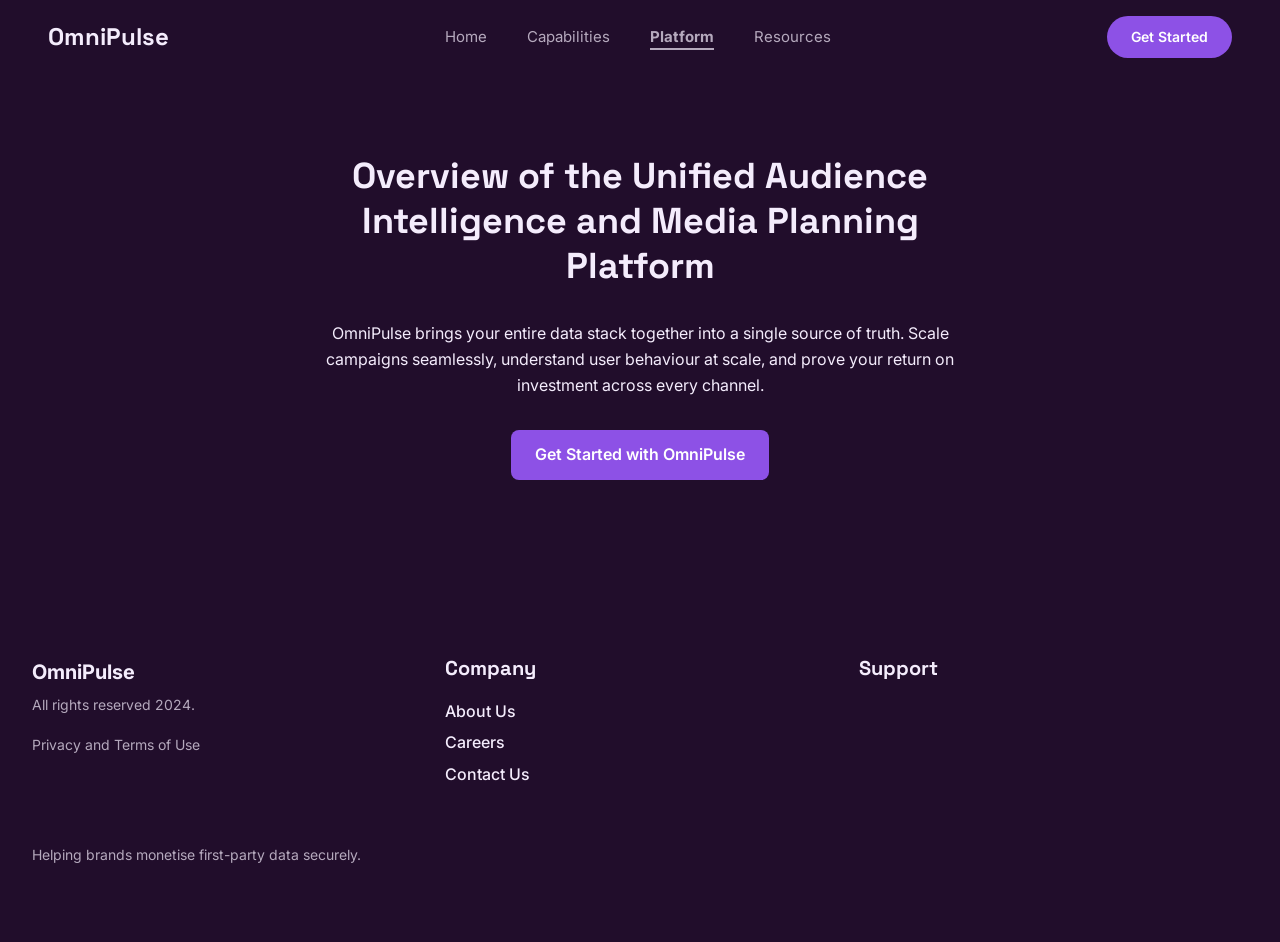
<file: platform/index.html>
<!DOCTYPE html>
<html lang="en">
<head>
<meta charset="utf-8">
<meta name="viewport" content="width=device-width, initial-scale=1">
<title>Platform | OmniPulse</title>
<meta name="description" content="OmniPulse brings your entire data stack together into a single source of truth. Scale campaigns seamlessly, understand user behaviour at scale, and prove…">
<link rel="canonical" href="https://om-javheri.github.io/omnipulse/platform/">
<meta property="og:type" content="website">
<meta property="og:title" content="Platform | OmniPulse">
<meta property="og:description" content="OmniPulse brings your entire data stack together into a single source of truth. Scale campaigns seamlessly, understand user behaviour at scale, and prove…">
<meta property="og:url" content="https://om-javheri.github.io/omnipulse/platform/">
<meta property="og:site_name" content="OmniPulse">
<meta name="twitter:card" content="summary">
<meta name="twitter:title" content="Platform | OmniPulse">
<meta name="twitter:description" content="OmniPulse brings your entire data stack together into a single source of truth. Scale campaigns seamlessly, understand user behaviour at scale, and prove…">
<script type="application/ld+json">{"@context":"https://schema.org","@graph":[{"@type":"WebSite","@id":"https://om-javheri.github.io/omnipulse/#website","url":"https://om-javheri.github.io/omnipulse/","name":"OmniPulse","description":"Make Data Your Best Performing Channel","publisher":{"@id":"https://om-javheri.github.io/omnipulse/#organization"}},{"@type":"Organization","@id":"https://om-javheri.github.io/omnipulse/#organization","name":"OmniPulse","url":"https://om-javheri.github.io/omnipulse/"},{"@type":"WebPage","@id":"https://om-javheri.github.io/omnipulse/platform/#webpage","url":"https://om-javheri.github.io/omnipulse/platform/","name":"Platform | OmniPulse","description":"OmniPulse brings your entire data stack together into a single source of truth. Scale campaigns seamlessly, understand user behaviour at scale, and prove…","abstract":"A unified, omni-channel audience intelligence platform that helps brands build audience segments, plan across channels, and prove attribution and ROI using behavioural data.","isPartOf":{"@id":"https://om-javheri.github.io/omnipulse/#website"},"about":{"@id":"https://om-javheri.github.io/omnipulse/#organization"}},{"@type":"BreadcrumbList","itemListElement":[{"@type":"ListItem","position":1,"name":"OmniPulse | Make Data Your Best Performing Channel","item":"https://om-javheri.github.io/omnipulse/"},{"@type":"ListItem","position":2,"name":"Platform | OmniPulse","item":"https://om-javheri.github.io/omnipulse/platform/"}]}]}</script>
<link rel="icon" href="data:,">
<link rel="stylesheet" href="https://fonts.googleapis.com/css2?family=Space+Grotesk:wght@500;600;700&amp;family=Inter:wght@400;500;600&amp;display=swap">
<link rel="stylesheet" href="../site.css?v=mv8calrp">
</head>
<body>
<div class="uide-site" style="background-color:#f4ecfc;color:#221929;font-family:'Inter', system-ui, sans-serif"><div data-uide-id="container_mv8c7iwj2ohq1z" data-uide-type="container" class="uide-container uide-row" style="color:#f4ecfc;padding:16px 48px;align-items:center;font-family:'Inter', system-ui, sans-serif;justify-content:space-between;background-color:#210d2b"><h3 data-uide-id="heading_mv8c7iwj2p38p6" data-uide-type="heading" style="color:#f4ecfc;margin:0;font-size:24px;font-family:'Space Grotesk', system-ui, sans-serif;font-weight:bold">OmniPulse</h3><nav data-uide-id="menu_mv8c7iwj2q5hc3" data-uide-type="menu" class="uide-menu" data-uide-collapse="phone" style="gap:40px;align-items:center"><button type="button" class="uide-menu-toggle" aria-label="Menu" aria-expanded="false"><span class="uide-menu-bars"></span></button><div class="uide-menu-items"><a data-uide-id="link_mv8c7iz354jkng" data-uide-type="link" href="../" style="color:#b5a9bd;font-size:15px;text-decoration:none"><span>Home</span></a><a data-uide-id="link_mv8c7iz355tdoe" data-uide-type="link" href="../capabilities/" style="color:#b5a9bd;font-size:15px;text-decoration:none"><span>Capabilities</span></a><a data-uide-id="link_mv8c7iz3564vtk" data-uide-type="link" href="../platform/" aria-current="page" style="color:#b5a9bd;font-size:15px;text-decoration:none"><span>Platform</span></a><a data-uide-id="link_mv8c7iz3577rp7" data-uide-type="link" href="../resources/" style="color:#b5a9bd;font-size:15px;text-decoration:none"><span>Resources</span></a></div></nav><a data-uide-id="button_mv8c7iwj2v0g15" data-uide-type="button" href="../#contact" class="uide-button" style="color:#ffffff;border:none;padding:10px 24px;font-size:14px;font-weight:600;border-radius:9999px;background-color:#8d51e6"><span>Get Started</span></a></div><div data-uide-id="container_mv8c7iwk2w4kse" data-uide-type="container" id="cta" class="uide-container uide-align-center" style="gap:20px;color:#f4ecfc;padding:80px 20px;text-align:center;align-items:center;font-family:'Inter', system-ui, sans-serif;background-color:#210d2b"><h2 data-uide-id="heading_mv8c7iwk2xsmj9" data-uide-type="heading" style="font-size:36px;max-width:700px;font-family:'Space Grotesk', system-ui, sans-serif;font-weight:700">Overview of the Unified Audience Intelligence and Media Planning Platform</h2><p data-uide-id="text_mv8c7iwk2y6dha" data-uide-type="text" style="color:#f4ecfc;font-size:16px;max-width:650px;line-height:1.6">OmniPulse brings your entire data stack together into a single source of truth. Scale campaigns seamlessly, understand user behaviour at scale, and prove your return on investment across every channel.</p><a data-uide-id="button_mv8c7iwk2zqf6l" data-uide-type="button" href="../#contact" class="uide-button" style="color:#ffffff;padding:12px 24px;font-weight:600;border-radius:8px;background-color:#8d51e6"><span>Get Started with OmniPulse</span></a></div><div data-uide-id="container_mv8c7iwk30all7" data-uide-type="container" class="uide-container" style="gap:24px;color:#f4ecfc;padding:64px 32px;font-family:'Inter', system-ui, sans-serif;background-color:#210d2b"><div data-uide-id="container_mv8c7iwk31k00k" data-uide-type="container" data-uide-tablet-cols="2" data-uide-phone-cols="1" class="uide-container uide-grid" style="gap:24px;--uide-tablet-cols:2;--uide-phone-cols:1;--uide-cols:3"><div data-uide-id="container_mv8c7iwk322cin" data-uide-type="container" class="uide-container" style="gap:6px"><a data-uide-id="link_mv8c7iwk3384tv" data-uide-type="link" href="../" style="color:#f4ecfc;font-size:20px;font-weight:700;text-decoration:none"><span>OmniPulse</span></a><p data-uide-id="text_mv8c7iwk34x865" data-uide-type="text" style="color:#b5a9bd;font-size:14px">All rights reserved 2024.</p><p data-uide-id="text_mv8c7iwk355vq2" data-uide-type="text" style="color:#b5a9bd;font-size:14px">Privacy and Terms of Use</p></div><div data-uide-id="container_mv8c7iwk36wkit" data-uide-type="container" class="uide-container" style="gap:6px"><h4 data-uide-id="heading_mv8c7iwk37eqat" data-uide-type="heading" style="font-family:'Space Grotesk', system-ui, sans-serif">Company</h4><a data-uide-id="link_mv8c7iwk38s9vm" data-uide-type="link" href="../" style="color:#f4ecfc;font-weight:500;text-decoration:none"><span>About Us</span></a><a data-uide-id="link_mv8c7iwk39jhng" data-uide-type="link" href="../" style="color:#f4ecfc;font-weight:500;text-decoration:none"><span>Careers</span></a><a data-uide-id="link_mv8c7iwk3aqsed" data-uide-type="link" href="../#contact" style="color:#f4ecfc;font-weight:500;text-decoration:none"><span>Contact Us</span></a></div><div data-uide-id="container_mv8c7iwk3cm5vq" data-uide-type="container" class="uide-container" style="gap:8px"><h4 data-uide-id="heading_mv8c7iwk3dg9mm" data-uide-type="heading" style="font-family:'Space Grotesk', system-ui, sans-serif">Support</h4><div data-uide-id="container_mv8c7iwk3ea184" data-uide-type="container" class="uide-container uide-row" style="gap:16px;flex-wrap:wrap;align-items:center"></div></div></div><p data-uide-id="text_mv8c7iwk3iuhmk" data-uide-type="text" style="color:#b5a9bd;font-size:14px">Helping brands monetise first-party data securely.</p></div></div>
<script>(function(){function set(m,o){if(o)m.setAttribute('data-uide-open','');else m.removeAttribute('data-uide-open');var t=m.querySelector('.uide-menu-toggle');if(t)t.setAttribute('aria-expanded',String(o))}document.addEventListener('click',function(e){var el=e.target;if(!el||!el.closest)return;var t=el.closest('.uide-menu-toggle');if(t){var m=t.parentNode;set(m,!m.hasAttribute('data-uide-open'));return}var a=el.closest('.uide-menu a');if(a)set(a.closest('.uide-menu'),false)});document.addEventListener('keydown',function(e){if(e.key!=='Escape')return;[].forEach.call(document.querySelectorAll('.uide-menu[data-uide-open]'),function(m){set(m,false)})})})();</script>
<script>(function(){try{var d={"path":"/platform"};d.referrer=document.referrer;var b=JSON.stringify(d),u="https://universalide.onrender.com/api/public/sites/omnipulse/views";if(navigator.sendBeacon)navigator.sendBeacon(u,new Blob([b],{type:'text/plain'}));else fetch(u,{method:'POST',body:b,keepalive:true,mode:'no-cors'})}catch(e){}})();</script>
<script>(function(){try{(function startTracking(win, config) {
    const doc = win.document;
    // The window's own classes (a test's window, or an iframe's, isn't the global one).
    const W = win;
    const device = win.innerWidth <= 640 ? 'phone' : win.innerWidth <= 991 ? 'tablet' : 'desktop';
    const queue = [];
    const started = {};
    let depth = 0;
    let seen = -1;
    let final = false;
    let pending = false;
    // Looked up each time: a framework project draws the page after this script has run.
    const sections = () => {
        const root = doc.querySelector('.uide-site');
        return root ? Array.prototype.slice.call(root.children) : [];
    };
    const sectionOf = (el) => {
        const list = sections();
        for (let i = 0; i < list.length; i++)
            if (el && list[i].contains(el))
                return i;
        return -1;
    };
    const labelOf = (el) => ((el.textContent || '').trim() || el.getAttribute('aria-label') || '').replace(/\s+/g, ' ').slice(0, 80);
    const cell = (v, size) => Math.max(0, Math.min(19, Math.floor((v / Math.max(size, 1)) * 20)));
    const measure = () => {
        const height = Math.max(doc.documentElement.scrollHeight, 1);
        const d = Math.min(100, Math.round((((win.scrollY || 0) + win.innerHeight) / height) * 100));
        if (d > depth)
            depth = d;
        const list = sections();
        for (let i = seen + 1; i < list.length; i++) {
            if (list[i].getBoundingClientRect().top < win.innerHeight)
                seen = i;
            else
                break;
        }
    };
    const send = (last) => {
        const body = { path: config.path, device };
        if (last && !final) {
            measure();
            final = true;
            body.depth = depth;
            body.seen = seen;
        }
        else if (!queue.length)
            return;
        body.events = queue.splice(0, 40);
        const data = JSON.stringify(body);
        try {
            const nav = win.navigator;
            if (!(nav.sendBeacon && nav.sendBeacon(config.endpoint, new W.Blob([data], { type: 'text/plain' })))) {
                void win.fetch(config.endpoint, { method: 'POST', body: data, keepalive: true, mode: 'no-cors' }).catch(() => undefined);
            }
        }
        catch {
            // Analytics must never break the page.
        }
    };
    const push = (event) => {
        queue.push(event);
        if (queue.length >= 40)
            send(false);
    };
    const onClick = (e) => {
        const target = e.target instanceof W.Element ? e.target : null;
        const s = sectionOf(target);
        if (!target || s < 0)
            return;
        const event = { t: 'click', s };
        // A real pointer click has a place; a keyboard "click" (detail 0) only counts for its button.
        if (e.detail > 0) {
            const r = sections()[s].getBoundingClientRect();
            event.x = cell(e.clientX - r.left, r.width);
            event.y = cell(e.clientY - r.top, r.height);
        }
        const el = target.closest('a, button');
        if (el) {
            const label = labelOf(el);
            if (label)
                event.label = label;
            const href = el.getAttribute('href') || '';
            if (/^https?:/i.test(href)) {
                try {
                    const url = new URL(href, win.location.href);
                    if (url.host !== win.location.host)
                        event.out = url.hostname;
                }
                catch {
                    // Not an address.
                }
            }
        }
        push(event);
    };
    const formSection = (t) => {
        const form = t instanceof W.Element ? t.closest('form') : null;
        return form ? sectionOf(form) : -1;
    };
    const onFocus = (e) => {
        const s = formSection(e.target);
        if (s < 0 || started[s])
            return;
        started[s] = true;
        push({ t: 'form', s, a: 'start' });
    };
    const onSubmit = (e) => {
        const s = formSection(e.target);
        if (s < 0)
            return;
        push({ t: 'form', s, a: 'send' });
        send(false);
    };
    const onScroll = () => {
        if (pending)
            return;
        pending = true;
        win.setTimeout(() => {
            pending = false;
            measure();
        }, 200);
    };
    const onHide = () => {
        if (doc.visibilityState === 'hidden')
            send(true);
    };
    const onPageHide = () => send(true);
    doc.addEventListener('click', onClick, true);
    doc.addEventListener('focusin', onFocus, true);
    doc.addEventListener('submit', onSubmit, true);
    win.addEventListener('scroll', onScroll, { passive: true });
    doc.addEventListener('visibilitychange', onHide);
    win.addEventListener('pagehide', onPageHide);
    const timer = win.setInterval(() => send(false), 15000);
    const first = win.setTimeout(measure, 500);
    return () => {
        doc.removeEventListener('click', onClick, true);
        doc.removeEventListener('focusin', onFocus, true);
        doc.removeEventListener('submit', onSubmit, true);
        win.removeEventListener('scroll', onScroll);
        doc.removeEventListener('visibilitychange', onHide);
        win.removeEventListener('pagehide', onPageHide);
        win.clearInterval(timer);
        win.clearTimeout(first);
        send(true);
    };
})(window,{"endpoint":"https://universalide.onrender.com/api/public/sites/omnipulse/interactions","path":"/platform"})}catch(e){}})();</script>
<script>(function(){
var E="https://universalide.onrender.com/api/public/sites/omnipulse",K='uide-edit:'+E,P={heading:'text',text:'text',button:'label',link:'text'};
var tok=null,bar=null,msg=null,on=false,timer=null;
function store(t){try{if(t)sessionStorage.setItem(K,t);else sessionStorage.removeItem(K)}catch(e){}}
function say(t,bad){if(msg){msg.textContent=t;msg.style.color=bad?'#fecaca':'#e0e7ff'}}
function call(method,path,body,form){var h={};if(!form)h['Content-Type']='application/json';if(tok)h.Authorization='Bearer '+tok;
return fetch(E+path,{method:method,headers:h,body:form?body:JSON.stringify(body)}).then(function(r){return r.json().catch(function(){return{}}).then(function(j){if(!r.ok){var x=new Error(j.message||'The change could not be saved.');x.status=r.status;throw x}return j})})}
function stop(t){on=false;tok=null;store(null);document.documentElement.removeAttribute('data-uide-live-edit');if(t)say(t,true);else if(bar){bar.remove();bar=null}}
function fail(x){if(x.status===401)stop(x.message);else say(x.message||'The change could not be saved.',true)}
function save(id,props,undo){say('Saving\u2026');call('PATCH','/components/'+encodeURIComponent(id),{props:props}).then(function(){say('Saved. GitHub Pages shows it to everyone in a minute or two.')},function(x){undo();fail(x)})}
function editText(el){var type=el.getAttribute('data-uide-type'),prop=P[type];
var spans=el.querySelectorAll(':scope > span'),box=(type==='button'||type==='link')&&spans.length?spans[spans.length-1]:el;
if(box.isContentEditable)return;var before=box.textContent;
box.setAttribute('contenteditable','plaintext-only');if(!box.isContentEditable)box.setAttribute('contenteditable','true');
box.focus();var sel=window.getSelection(),range=document.createRange();range.selectNodeContents(box);sel.removeAllRanges();sel.addRange(range);
function done(keep){box.removeEventListener('keydown',key);box.removeEventListener('blur',blur);box.removeAttribute('contenteditable');
var t=box.innerText;t=(type==='text'?t.replace(/\r\n?/g,'\n'):t.replace(/\s*\n\s*/g,' ')).trim().slice(0,5000);
if(!keep||!t||t===before){box.textContent=before;return}
box.textContent=t;var p={};p[prop]=t;save(el.getAttribute('data-uide-id'),p,function(){box.textContent=before})}
function key(e){if(e.key==='Escape'){e.preventDefault();done(false)}else if(e.key==='Enter'&&!(type==='text'&&e.shiftKey)){e.preventDefault();done(true)}}
function blur(){done(true)}
box.addEventListener('keydown',key);box.addEventListener('blur',blur)}
function editImage(el){var input=document.createElement('input');input.type='file';input.accept='image/*';
input.onchange=function(){var f=input.files&&input.files[0];if(!f)return;var form=new FormData();form.append('file',f);form.append('componentId',el.getAttribute('data-uide-id'));
say('Uploading\u2026');call('POST','/files',form,true).then(function(j){var before=el.getAttribute('src');el.src=new URL(j.url,E).href;
save(el.getAttribute('data-uide-id'),{src:j.url},function(){el.setAttribute('src',before)})},fail)};input.click()}
function ready(){on=true;document.documentElement.setAttribute('data-uide-live-edit','');
say('You\u2019re editing the live site. Double-click text or a picture to change it.')}
function begin(){var st=document.createElement('style');
st.textContent='[data-uide-live-edit] [data-uide-type=heading]:hover,[data-uide-live-edit] [data-uide-type=text]:hover,[data-uide-live-edit] [data-uide-type=button]:hover,[data-uide-live-edit] [data-uide-type=link]:hover,[data-uide-live-edit] [data-uide-type=image]:hover{outline:2px dashed #6366f1;outline-offset:2px;cursor:text}[data-uide-live-edit] [data-uide-id]{touch-action:manipulation}';
document.head.appendChild(st);bar=document.createElement('div');bar.setAttribute('role','status');bar.setAttribute('data-uide-live-bar','');
bar.style.cssText='position:fixed;left:12px;right:12px;bottom:12px;z-index:2147483647;display:flex;gap:12px;align-items:center;justify-content:space-between;padding:10px 14px;border-radius:10px;background:#1e1b4b;color:#e0e7ff;font:14px/1.4 system-ui,sans-serif;box-shadow:0 8px 24px rgba(0,0,0,.25)';
msg=document.createElement('span');var b=document.createElement('button');b.type='button';b.textContent='Stop editing';
b.style.cssText='flex:none;padding:6px 10px;border:0;border-radius:6px;background:#e0e7ff;color:#1e1b4b;font:inherit;cursor:pointer';
b.onclick=function(){stop()};bar.appendChild(msg);bar.appendChild(b);document.body.appendChild(bar)}
document.addEventListener('dblclick',function(e){if(!on)return;var el=e.target instanceof Element?e.target.closest('[data-uide-id]'):null;if(!el)return;
clearTimeout(timer);var type=el.getAttribute('data-uide-type');if(P[type]){e.preventDefault();editText(el)}else if(type==='image'){e.preventDefault();editImage(el)}});
document.addEventListener('click',function(e){if(!on||!(e.target instanceof Element))return;
var t=e.target.closest('[data-uide-id]'),tt=t&&t.getAttribute('data-uide-type');
if(t&&!e.target.closest('a[href]')&&!t.isContentEditable&&!t.querySelector('[contenteditable]')&&matchMedia('(pointer:coarse)').matches){if(P[tt]){e.preventDefault();editText(t);return}if(tt==='image'){e.preventDefault();editImage(t);return}}
var a=e.target.closest('a[href]');
if(!a||a.isContentEditable||a.querySelector('[contenteditable]'))return;e.preventDefault();clearTimeout(timer);if(e.detail>1)return;
timer=setTimeout(function(){if(a.target==='_blank')window.open(a.href,'_blank','noopener');else location.href=a.href},350)},true);
window.addEventListener('submit',function(e){if(on){e.preventDefault();e.stopImmediatePropagation()}},true);
var m=/(?:^#|&)uide-edit=([^&]*)/.exec(location.hash);
if(m){history.replaceState(null,'',location.pathname+location.search);begin();say('Opening the editor\u2026');
call('POST','/edit-session',{key:decodeURIComponent(m[1])}).then(function(j){tok=j.token;store(tok);ready()},function(x){stop(x.message)})}
else{try{tok=sessionStorage.getItem(K)}catch(e){}if(tok){begin();ready()}}
})();</script>
</body>
</html>
</file>
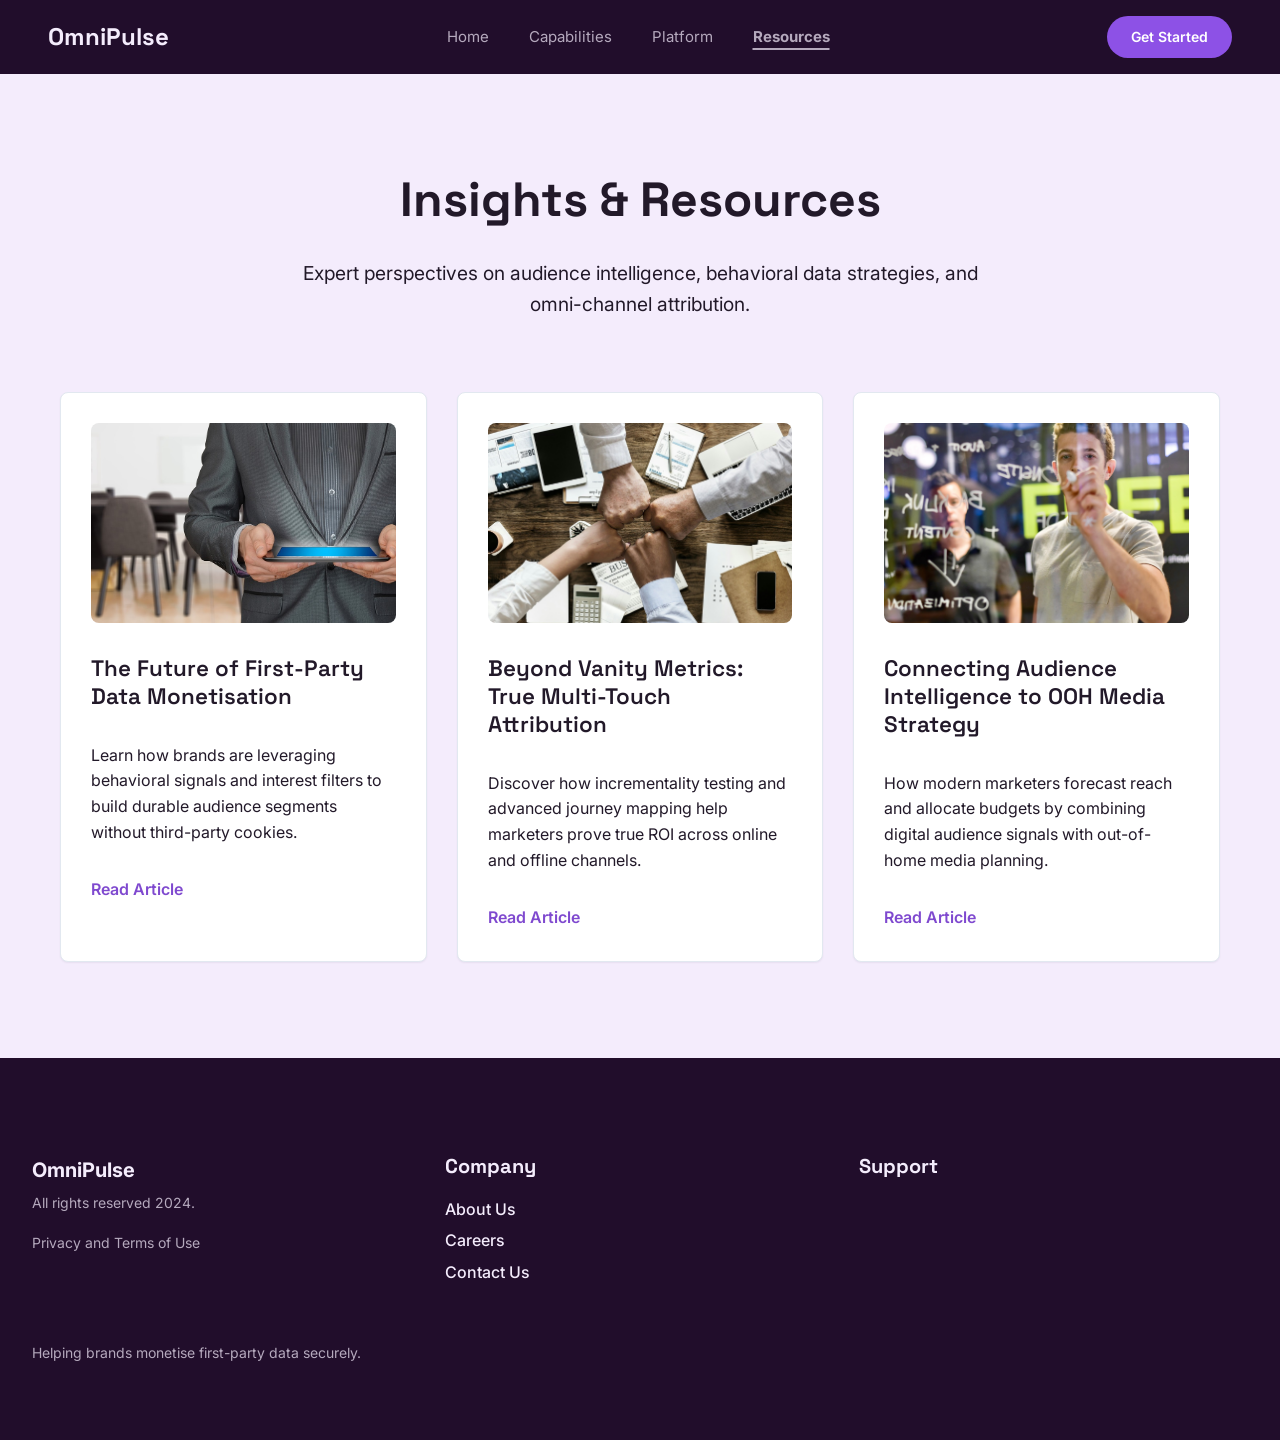
<file: resources/index.html>
<!DOCTYPE html>
<html lang="en">
<head>
<meta charset="utf-8">
<meta name="viewport" content="width=device-width, initial-scale=1">
<title>Resources | OmniPulse</title>
<meta name="description" content="Expert perspectives on audience intelligence, behavioral data strategies, and omni-channel attribution.">
<link rel="canonical" href="https://om-javheri.github.io/omnipulse/resources/">
<meta property="og:type" content="website">
<meta property="og:title" content="Resources | OmniPulse">
<meta property="og:description" content="Expert perspectives on audience intelligence, behavioral data strategies, and omni-channel attribution.">
<meta property="og:url" content="https://om-javheri.github.io/omnipulse/resources/">
<meta property="og:site_name" content="OmniPulse">
<meta name="twitter:card" content="summary">
<meta name="twitter:title" content="Resources | OmniPulse">
<meta name="twitter:description" content="Expert perspectives on audience intelligence, behavioral data strategies, and omni-channel attribution.">
<script type="application/ld+json">{"@context":"https://schema.org","@graph":[{"@type":"WebSite","@id":"https://om-javheri.github.io/omnipulse/#website","url":"https://om-javheri.github.io/omnipulse/","name":"OmniPulse","description":"Make Data Your Best Performing Channel","publisher":{"@id":"https://om-javheri.github.io/omnipulse/#organization"}},{"@type":"Organization","@id":"https://om-javheri.github.io/omnipulse/#organization","name":"OmniPulse","url":"https://om-javheri.github.io/omnipulse/"},{"@type":"WebPage","@id":"https://om-javheri.github.io/omnipulse/resources/#webpage","url":"https://om-javheri.github.io/omnipulse/resources/","name":"Resources | OmniPulse","description":"Expert perspectives on audience intelligence, behavioral data strategies, and omni-channel attribution.","abstract":"A unified, omni-channel audience intelligence platform that helps brands build audience segments, plan across channels, and prove attribution and ROI using behavioural data.","isPartOf":{"@id":"https://om-javheri.github.io/omnipulse/#website"},"about":{"@id":"https://om-javheri.github.io/omnipulse/#organization"}},{"@type":"BreadcrumbList","itemListElement":[{"@type":"ListItem","position":1,"name":"OmniPulse | Make Data Your Best Performing Channel","item":"https://om-javheri.github.io/omnipulse/"},{"@type":"ListItem","position":2,"name":"Resources | OmniPulse","item":"https://om-javheri.github.io/omnipulse/resources/"}]}]}</script>
<link rel="icon" href="data:,">
<link rel="stylesheet" href="https://fonts.googleapis.com/css2?family=Space+Grotesk:wght@500;600;700&amp;family=Inter:wght@400;500;600&amp;display=swap">
<link rel="stylesheet" href="../site.css?v=mv8calrp">
</head>
<body>
<div class="uide-site" style="background-color:#f4ecfc;color:#221929;font-family:'Inter', system-ui, sans-serif"><div data-uide-id="container_mv8c7iwk3jehjk" data-uide-type="container" class="uide-container uide-row" style="color:#f4ecfc;padding:16px 48px;align-items:center;font-family:'Inter', system-ui, sans-serif;justify-content:space-between;background-color:#210d2b"><h3 data-uide-id="heading_mv8c7iwk3kc7pm" data-uide-type="heading" style="color:#f4ecfc;margin:0;font-size:24px;font-family:'Space Grotesk', system-ui, sans-serif;font-weight:bold">OmniPulse</h3><nav data-uide-id="menu_mv8c7iwk3lc8ts" data-uide-type="menu" class="uide-menu" data-uide-collapse="phone" style="gap:40px;align-items:center"><button type="button" class="uide-menu-toggle" aria-label="Menu" aria-expanded="false"><span class="uide-menu-bars"></span></button><div class="uide-menu-items"><a data-uide-id="link_mv8c7iz458z1ny" data-uide-type="link" href="../" style="color:#b5a9bd;font-size:15px;text-decoration:none"><span>Home</span></a><a data-uide-id="link_mv8c7iz459qsdi" data-uide-type="link" href="../capabilities/" style="color:#b5a9bd;font-size:15px;text-decoration:none"><span>Capabilities</span></a><a data-uide-id="link_mv8c7iz45a7uju" data-uide-type="link" href="../platform/" style="color:#b5a9bd;font-size:15px;text-decoration:none"><span>Platform</span></a><a data-uide-id="link_mv8c7iz45bxkk5" data-uide-type="link" href="../resources/" aria-current="page" style="color:#b5a9bd;font-size:15px;text-decoration:none"><span>Resources</span></a></div></nav><a data-uide-id="button_mv8c7iwk3qjpz6" data-uide-type="button" href="../#contact" class="uide-button" style="color:#ffffff;border:none;padding:10px 24px;font-size:14px;font-weight:600;border-radius:9999px;background-color:#8d51e6"><span>Get Started</span></a></div><div data-uide-id="container_mv8c7iwk3r7kkt" data-uide-type="container" id="hero" class="uide-container" style="gap:40px;color:#221929;margin:0 auto;padding:80px 20px;max-width:1200px;font-family:'Inter', system-ui, sans-serif"><div data-uide-id="container_mv8c7iwk3s5ro3" data-uide-type="container" class="uide-container uide-align-center" style="gap:16px;text-align:center"><h1 data-uide-id="heading_mv8c7iwk3ttsw4" data-uide-type="heading" style="font-size:3rem;font-family:'Space Grotesk', system-ui, sans-serif;font-weight:700">Insights &amp; Resources</h1><p data-uide-id="text_mv8c7iwk3uqml7" data-uide-type="text" style="margin:0 auto;font-size:1.2rem;max-width:700px">Expert perspectives on audience intelligence, behavioral data strategies, and omni-channel attribution.</p></div><div data-uide-id="container_mv8c7iwk3vpyij" data-uide-type="container" data-uide-phone-cols="1" class="uide-container uide-grid" style="gap:30px;--uide-phone-cols:1;--uide-cols:3"><div data-uide-id="card_mv8c7iwk3wary5" data-uide-type="card" class="uide-card" style="gap:20px;padding:30px;border-radius:8px"><img data-uide-id="image_mv8c7iwk3x7fuz" data-uide-type="image" src="../assets/f22c6b31-b810-4408-8fa9-f821f813ff4b.jpg" alt="The Future of First-Party Data Monetisation" style="width:100%;height:200px;object-fit:cover;border-radius:8px" draggable="false"><h3 data-uide-id="heading_mv8c7iwk3yziiz" data-uide-type="heading" style="font-size:1.4rem;font-family:'Space Grotesk', system-ui, sans-serif;font-weight:600">The Future of First-Party Data Monetisation</h3><p data-uide-id="text_mv8c7iwk3z5t1v" data-uide-type="text" style="font-size:1rem;line-height:1.6">Learn how brands are leveraging behavioral signals and interest filters to build durable audience segments without third-party cookies.</p><a data-uide-id="link_mv8c7iwk400yu5" data-uide-type="link" href="../" style="color:#7f49cf;font-weight:600;text-decoration:none"><span>Read Article</span></a></div><div data-uide-id="card_mv8c7iwk41yshl" data-uide-type="card" class="uide-card" style="gap:20px;padding:30px;border-radius:8px"><img data-uide-id="image_mv8c7iwk42zbi6" data-uide-type="image" src="../assets/d1ed9b83-e9ba-48ec-ba92-7a19f1e749a6.jpg" alt="Beyond Vanity Metrics: True Multi-Touch Attribution" style="width:100%;height:200px;object-fit:cover;border-radius:8px" draggable="false"><h3 data-uide-id="heading_mv8c7iwk43mvv9" data-uide-type="heading" style="font-size:1.4rem;font-family:'Space Grotesk', system-ui, sans-serif;font-weight:600">Beyond Vanity Metrics: True Multi-Touch Attribution</h3><p data-uide-id="text_mv8c7iwk44ppxj" data-uide-type="text" style="font-size:1rem;line-height:1.6">Discover how incrementality testing and advanced journey mapping help marketers prove true ROI across online and offline channels.</p><a data-uide-id="link_mv8c7iwk45nj9e" data-uide-type="link" href="../" style="color:#7f49cf;font-weight:600;text-decoration:none"><span>Read Article</span></a></div><div data-uide-id="card_mv8c7iwk46ao4f" data-uide-type="card" class="uide-card" style="gap:20px;padding:30px;border-radius:8px"><img data-uide-id="image_mv8c7iwk47okyn" data-uide-type="image" src="../assets/50fde458-c412-40b3-96b7-9f514afbb663.jpg" alt="Connecting Audience Intelligence to OOH Media Strategy" style="width:100%;height:200px;object-fit:cover;border-radius:8px" draggable="false"><h3 data-uide-id="heading_mv8c7iwk486nzo" data-uide-type="heading" style="font-size:1.4rem;font-family:'Space Grotesk', system-ui, sans-serif;font-weight:600">Connecting Audience Intelligence to OOH Media Strategy</h3><p data-uide-id="text_mv8c7iwk497yy9" data-uide-type="text" style="font-size:1rem;line-height:1.6">How modern marketers forecast reach and allocate budgets by combining digital audience signals with out-of-home media planning.</p><a data-uide-id="link_mv8c7iwk4au73v" data-uide-type="link" href="../" style="color:#7f49cf;font-weight:600;text-decoration:none"><span>Read Article</span></a></div></div></div><div data-uide-id="container_mv8c7iyu4be7du" data-uide-type="container" class="uide-container" style="gap:24px;color:#f4ecfc;padding:64px 32px;font-family:'Inter', system-ui, sans-serif;background-color:#210d2b"><div data-uide-id="container_mv8c7iyu4c0nd7" data-uide-type="container" data-uide-tablet-cols="2" data-uide-phone-cols="1" class="uide-container uide-grid" style="gap:24px;--uide-tablet-cols:2;--uide-phone-cols:1;--uide-cols:3"><div data-uide-id="container_mv8c7iyu4dktak" data-uide-type="container" class="uide-container" style="gap:6px"><a data-uide-id="link_mv8c7iyu4eqc28" data-uide-type="link" href="../" style="color:#f4ecfc;font-size:20px;font-weight:700;text-decoration:none"><span>OmniPulse</span></a><p data-uide-id="text_mv8c7iyu4fth8j" data-uide-type="text" style="color:#b5a9bd;font-size:14px">All rights reserved 2024.</p><p data-uide-id="text_mv8c7iyu4gennd" data-uide-type="text" style="color:#b5a9bd;font-size:14px">Privacy and Terms of Use</p></div><div data-uide-id="container_mv8c7iyu4hhip3" data-uide-type="container" class="uide-container" style="gap:6px"><h4 data-uide-id="heading_mv8c7iyu4if61s" data-uide-type="heading" style="font-family:'Space Grotesk', system-ui, sans-serif">Company</h4><a data-uide-id="link_mv8c7iyu4jsmg8" data-uide-type="link" href="../" style="color:#f4ecfc;font-weight:500;text-decoration:none"><span>About Us</span></a><a data-uide-id="link_mv8c7iyu4k7msk" data-uide-type="link" href="../" style="color:#f4ecfc;font-weight:500;text-decoration:none"><span>Careers</span></a><a data-uide-id="link_mv8c7iyu4ll3j0" data-uide-type="link" href="../#contact" style="color:#f4ecfc;font-weight:500;text-decoration:none"><span>Contact Us</span></a></div><div data-uide-id="container_mv8c7iyu4ns7g4" data-uide-type="container" class="uide-container" style="gap:8px"><h4 data-uide-id="heading_mv8c7iyu4oqoib" data-uide-type="heading" style="font-family:'Space Grotesk', system-ui, sans-serif">Support</h4><div data-uide-id="container_mv8c7iyu4pwyaq" data-uide-type="container" class="uide-container uide-row" style="gap:16px;flex-wrap:wrap;align-items:center"></div></div></div><p data-uide-id="text_mv8c7iyu4tlnqx" data-uide-type="text" style="color:#b5a9bd;font-size:14px">Helping brands monetise first-party data securely.</p></div></div>
<script>(function(){function set(m,o){if(o)m.setAttribute('data-uide-open','');else m.removeAttribute('data-uide-open');var t=m.querySelector('.uide-menu-toggle');if(t)t.setAttribute('aria-expanded',String(o))}document.addEventListener('click',function(e){var el=e.target;if(!el||!el.closest)return;var t=el.closest('.uide-menu-toggle');if(t){var m=t.parentNode;set(m,!m.hasAttribute('data-uide-open'));return}var a=el.closest('.uide-menu a');if(a)set(a.closest('.uide-menu'),false)});document.addEventListener('keydown',function(e){if(e.key!=='Escape')return;[].forEach.call(document.querySelectorAll('.uide-menu[data-uide-open]'),function(m){set(m,false)})})})();</script>
<script>(function(){try{var d={"path":"/resources"};d.referrer=document.referrer;var b=JSON.stringify(d),u="https://universalide.onrender.com/api/public/sites/omnipulse/views";if(navigator.sendBeacon)navigator.sendBeacon(u,new Blob([b],{type:'text/plain'}));else fetch(u,{method:'POST',body:b,keepalive:true,mode:'no-cors'})}catch(e){}})();</script>
<script>(function(){try{(function startTracking(win, config) {
    const doc = win.document;
    // The window's own classes (a test's window, or an iframe's, isn't the global one).
    const W = win;
    const device = win.innerWidth <= 640 ? 'phone' : win.innerWidth <= 991 ? 'tablet' : 'desktop';
    const queue = [];
    const started = {};
    let depth = 0;
    let seen = -1;
    let final = false;
    let pending = false;
    // Looked up each time: a framework project draws the page after this script has run.
    const sections = () => {
        const root = doc.querySelector('.uide-site');
        return root ? Array.prototype.slice.call(root.children) : [];
    };
    const sectionOf = (el) => {
        const list = sections();
        for (let i = 0; i < list.length; i++)
            if (el && list[i].contains(el))
                return i;
        return -1;
    };
    const labelOf = (el) => ((el.textContent || '').trim() || el.getAttribute('aria-label') || '').replace(/\s+/g, ' ').slice(0, 80);
    const cell = (v, size) => Math.max(0, Math.min(19, Math.floor((v / Math.max(size, 1)) * 20)));
    const measure = () => {
        const height = Math.max(doc.documentElement.scrollHeight, 1);
        const d = Math.min(100, Math.round((((win.scrollY || 0) + win.innerHeight) / height) * 100));
        if (d > depth)
            depth = d;
        const list = sections();
        for (let i = seen + 1; i < list.length; i++) {
            if (list[i].getBoundingClientRect().top < win.innerHeight)
                seen = i;
            else
                break;
        }
    };
    const send = (last) => {
        const body = { path: config.path, device };
        if (last && !final) {
            measure();
            final = true;
            body.depth = depth;
            body.seen = seen;
        }
        else if (!queue.length)
            return;
        body.events = queue.splice(0, 40);
        const data = JSON.stringify(body);
        try {
            const nav = win.navigator;
            if (!(nav.sendBeacon && nav.sendBeacon(config.endpoint, new W.Blob([data], { type: 'text/plain' })))) {
                void win.fetch(config.endpoint, { method: 'POST', body: data, keepalive: true, mode: 'no-cors' }).catch(() => undefined);
            }
        }
        catch {
            // Analytics must never break the page.
        }
    };
    const push = (event) => {
        queue.push(event);
        if (queue.length >= 40)
            send(false);
    };
    const onClick = (e) => {
        const target = e.target instanceof W.Element ? e.target : null;
        const s = sectionOf(target);
        if (!target || s < 0)
            return;
        const event = { t: 'click', s };
        // A real pointer click has a place; a keyboard "click" (detail 0) only counts for its button.
        if (e.detail > 0) {
            const r = sections()[s].getBoundingClientRect();
            event.x = cell(e.clientX - r.left, r.width);
            event.y = cell(e.clientY - r.top, r.height);
        }
        const el = target.closest('a, button');
        if (el) {
            const label = labelOf(el);
            if (label)
                event.label = label;
            const href = el.getAttribute('href') || '';
            if (/^https?:/i.test(href)) {
                try {
                    const url = new URL(href, win.location.href);
                    if (url.host !== win.location.host)
                        event.out = url.hostname;
                }
                catch {
                    // Not an address.
                }
            }
        }
        push(event);
    };
    const formSection = (t) => {
        const form = t instanceof W.Element ? t.closest('form') : null;
        return form ? sectionOf(form) : -1;
    };
    const onFocus = (e) => {
        const s = formSection(e.target);
        if (s < 0 || started[s])
            return;
        started[s] = true;
        push({ t: 'form', s, a: 'start' });
    };
    const onSubmit = (e) => {
        const s = formSection(e.target);
        if (s < 0)
            return;
        push({ t: 'form', s, a: 'send' });
        send(false);
    };
    const onScroll = () => {
        if (pending)
            return;
        pending = true;
        win.setTimeout(() => {
            pending = false;
            measure();
        }, 200);
    };
    const onHide = () => {
        if (doc.visibilityState === 'hidden')
            send(true);
    };
    const onPageHide = () => send(true);
    doc.addEventListener('click', onClick, true);
    doc.addEventListener('focusin', onFocus, true);
    doc.addEventListener('submit', onSubmit, true);
    win.addEventListener('scroll', onScroll, { passive: true });
    doc.addEventListener('visibilitychange', onHide);
    win.addEventListener('pagehide', onPageHide);
    const timer = win.setInterval(() => send(false), 15000);
    const first = win.setTimeout(measure, 500);
    return () => {
        doc.removeEventListener('click', onClick, true);
        doc.removeEventListener('focusin', onFocus, true);
        doc.removeEventListener('submit', onSubmit, true);
        win.removeEventListener('scroll', onScroll);
        doc.removeEventListener('visibilitychange', onHide);
        win.removeEventListener('pagehide', onPageHide);
        win.clearInterval(timer);
        win.clearTimeout(first);
        send(true);
    };
})(window,{"endpoint":"https://universalide.onrender.com/api/public/sites/omnipulse/interactions","path":"/resources"})}catch(e){}})();</script>
<script>(function(){
var E="https://universalide.onrender.com/api/public/sites/omnipulse",K='uide-edit:'+E,P={heading:'text',text:'text',button:'label',link:'text'};
var tok=null,bar=null,msg=null,on=false,timer=null;
function store(t){try{if(t)sessionStorage.setItem(K,t);else sessionStorage.removeItem(K)}catch(e){}}
function say(t,bad){if(msg){msg.textContent=t;msg.style.color=bad?'#fecaca':'#e0e7ff'}}
function call(method,path,body,form){var h={};if(!form)h['Content-Type']='application/json';if(tok)h.Authorization='Bearer '+tok;
return fetch(E+path,{method:method,headers:h,body:form?body:JSON.stringify(body)}).then(function(r){return r.json().catch(function(){return{}}).then(function(j){if(!r.ok){var x=new Error(j.message||'The change could not be saved.');x.status=r.status;throw x}return j})})}
function stop(t){on=false;tok=null;store(null);document.documentElement.removeAttribute('data-uide-live-edit');if(t)say(t,true);else if(bar){bar.remove();bar=null}}
function fail(x){if(x.status===401)stop(x.message);else say(x.message||'The change could not be saved.',true)}
function save(id,props,undo){say('Saving\u2026');call('PATCH','/components/'+encodeURIComponent(id),{props:props}).then(function(){say('Saved. GitHub Pages shows it to everyone in a minute or two.')},function(x){undo();fail(x)})}
function editText(el){var type=el.getAttribute('data-uide-type'),prop=P[type];
var spans=el.querySelectorAll(':scope > span'),box=(type==='button'||type==='link')&&spans.length?spans[spans.length-1]:el;
if(box.isContentEditable)return;var before=box.textContent;
box.setAttribute('contenteditable','plaintext-only');if(!box.isContentEditable)box.setAttribute('contenteditable','true');
box.focus();var sel=window.getSelection(),range=document.createRange();range.selectNodeContents(box);sel.removeAllRanges();sel.addRange(range);
function done(keep){box.removeEventListener('keydown',key);box.removeEventListener('blur',blur);box.removeAttribute('contenteditable');
var t=box.innerText;t=(type==='text'?t.replace(/\r\n?/g,'\n'):t.replace(/\s*\n\s*/g,' ')).trim().slice(0,5000);
if(!keep||!t||t===before){box.textContent=before;return}
box.textContent=t;var p={};p[prop]=t;save(el.getAttribute('data-uide-id'),p,function(){box.textContent=before})}
function key(e){if(e.key==='Escape'){e.preventDefault();done(false)}else if(e.key==='Enter'&&!(type==='text'&&e.shiftKey)){e.preventDefault();done(true)}}
function blur(){done(true)}
box.addEventListener('keydown',key);box.addEventListener('blur',blur)}
function editImage(el){var input=document.createElement('input');input.type='file';input.accept='image/*';
input.onchange=function(){var f=input.files&&input.files[0];if(!f)return;var form=new FormData();form.append('file',f);form.append('componentId',el.getAttribute('data-uide-id'));
say('Uploading\u2026');call('POST','/files',form,true).then(function(j){var before=el.getAttribute('src');el.src=new URL(j.url,E).href;
save(el.getAttribute('data-uide-id'),{src:j.url},function(){el.setAttribute('src',before)})},fail)};input.click()}
function ready(){on=true;document.documentElement.setAttribute('data-uide-live-edit','');
say('You\u2019re editing the live site. Double-click text or a picture to change it.')}
function begin(){var st=document.createElement('style');
st.textContent='[data-uide-live-edit] [data-uide-type=heading]:hover,[data-uide-live-edit] [data-uide-type=text]:hover,[data-uide-live-edit] [data-uide-type=button]:hover,[data-uide-live-edit] [data-uide-type=link]:hover,[data-uide-live-edit] [data-uide-type=image]:hover{outline:2px dashed #6366f1;outline-offset:2px;cursor:text}[data-uide-live-edit] [data-uide-id]{touch-action:manipulation}';
document.head.appendChild(st);bar=document.createElement('div');bar.setAttribute('role','status');bar.setAttribute('data-uide-live-bar','');
bar.style.cssText='position:fixed;left:12px;right:12px;bottom:12px;z-index:2147483647;display:flex;gap:12px;align-items:center;justify-content:space-between;padding:10px 14px;border-radius:10px;background:#1e1b4b;color:#e0e7ff;font:14px/1.4 system-ui,sans-serif;box-shadow:0 8px 24px rgba(0,0,0,.25)';
msg=document.createElement('span');var b=document.createElement('button');b.type='button';b.textContent='Stop editing';
b.style.cssText='flex:none;padding:6px 10px;border:0;border-radius:6px;background:#e0e7ff;color:#1e1b4b;font:inherit;cursor:pointer';
b.onclick=function(){stop()};bar.appendChild(msg);bar.appendChild(b);document.body.appendChild(bar)}
document.addEventListener('dblclick',function(e){if(!on)return;var el=e.target instanceof Element?e.target.closest('[data-uide-id]'):null;if(!el)return;
clearTimeout(timer);var type=el.getAttribute('data-uide-type');if(P[type]){e.preventDefault();editText(el)}else if(type==='image'){e.preventDefault();editImage(el)}});
document.addEventListener('click',function(e){if(!on||!(e.target instanceof Element))return;
var t=e.target.closest('[data-uide-id]'),tt=t&&t.getAttribute('data-uide-type');
if(t&&!e.target.closest('a[href]')&&!t.isContentEditable&&!t.querySelector('[contenteditable]')&&matchMedia('(pointer:coarse)').matches){if(P[tt]){e.preventDefault();editText(t);return}if(tt==='image'){e.preventDefault();editImage(t);return}}
var a=e.target.closest('a[href]');
if(!a||a.isContentEditable||a.querySelector('[contenteditable]'))return;e.preventDefault();clearTimeout(timer);if(e.detail>1)return;
timer=setTimeout(function(){if(a.target==='_blank')window.open(a.href,'_blank','noopener');else location.href=a.href},350)},true);
window.addEventListener('submit',function(e){if(on){e.preventDefault();e.stopImmediatePropagation()}},true);
var m=/(?:^#|&)uide-edit=([^&]*)/.exec(location.hash);
if(m){history.replaceState(null,'',location.pathname+location.search);begin();say('Opening the editor\u2026');
call('POST','/edit-session',{key:decodeURIComponent(m[1])}).then(function(j){tok=j.token;store(tok);ready()},function(x){stop(x.message)})}
else{try{tok=sessionStorage.getItem(K)}catch(e){}if(tok){begin();ready()}}
})();</script>
</body>
</html>
</file>
<file: site.css>
html,
body {
  margin: 0;
}

/* Base look of a generated site. Scoped so the editor's own styles never leak in. */
.uide-site {
  font-family: ui-sans-serif, system-ui, -apple-system, 'Segoe UI', Roboto, 'Noto Sans', 'Noto Sans Devanagari', sans-serif;
  color: #0f172a;
  line-height: 1.6;
  /* No page padding: top-level sections run edge to edge and keep the gutter inside (below). */
  --uide-gutter: 24px;
  padding: 0;
  min-height: 100vh;
  box-sizing: border-box;
  background: #fff;
  /* Slide-in entrances start off to the side; they must not make the page scroll sideways. */
  overflow-x: clip;
}
.uide-site *,
.uide-site *::before,
.uide-site *::after {
  box-sizing: border-box;
}
.uide-site h1,
.uide-site h2,
.uide-site h3,
.uide-site h4,
.uide-site h5,
.uide-site h6 {
  font-weight: 700;
  line-height: 1.25;
  margin: 0 0 12px;
}
.uide-site h1 { font-size: 2.5rem; }
.uide-site h2 { font-size: 2rem; }
.uide-site h3 { font-size: 1.5rem; }
.uide-site h4 { font-size: 1.25rem; }
.uide-site h5 { font-size: 1.125rem; }
.uide-site h6 { font-size: 1rem; }
.uide-site p { margin: 0 0 12px; white-space: pre-wrap; overflow-wrap: anywhere; }
.uide-site a { color: #4f46e5; text-decoration: underline; }
/* The link to the page you are on (aria-current, set by both renderers): marked even where a menu turns underlines off. */
.uide-site a[aria-current='page']:not(.uide-button) { font-weight: 700; text-decoration: underline !important; text-decoration-thickness: 2px !important; text-underline-offset: 6px; }
.uide-site img { display: block; max-width: 100%; height: auto; margin: 0 0 12px; border-radius: 6px; }
.uide-site .uide-container { display: flex; flex-direction: column; gap: 12px; padding: 16px 0; }
/*
 * Top-level sections: their background runs edge to edge, their content keeps the gutter and, on
 * wide screens, a 1200px column. A section's own padding (inline) replaces this. Anything else at
 * the top level (a heading, a text, a card…) keeps the gutter as a margin.
 */
.uide-site:not(.uide-island) > .uide-container { padding-left: max(var(--uide-gutter), calc((100% - 1200px) / 2)); padding-right: max(var(--uide-gutter), calc((100% - 1200px) / 2)); }
.uide-site:not(.uide-island) > :not(.uide-container, .uide-embed, .uide-embed-missing, style) { margin-left: var(--uide-gutter); margin-right: var(--uide-gutter); }
.uide-site .uide-card { display: flex; flex-direction: column; gap: 8px; padding: 20px; border: 1px solid #e2e8f0; border-radius: 12px; background: #fff; box-shadow: 0 1px 2px rgb(15 23 42 / 0.06); }
.uide-site .uide-form { display: flex; flex-direction: column; gap: 12px; max-width: 480px; }
.uide-site .uide-button {
  display: inline-block; align-self: flex-start; padding: 10px 18px; border: 0; border-radius: 8px;
  background: #4f46e5; color: #fff; font: inherit; font-weight: 600; cursor: pointer;
  /* A button with a link is an <a>: it keeps the button look. */
  text-decoration: none; text-align: center;
}
.uide-site .uide-input,
.uide-site .uide-textarea {
  display: block; width: 100%; padding: 10px 12px; border: 1px solid #cbd5e1; border-radius: 8px; font: inherit; color: inherit; background: #fff;
}
.uide-site .uide-textarea { min-height: 96px; resize: vertical; }
/* Forms that send: busy while sending; once sent, the thank-you text replaces the fields. */
.uide-site .uide-form[data-uide-busy] { opacity: 0.6; pointer-events: none; }
.uide-site .uide-form[data-uide-sent] > :not(.uide-form-status) { display: none; }
.uide-site .uide-form-status { margin: 0; font-weight: 600; }
.uide-site .uide-form-status:empty { display: none; }

/* Phones: smaller headings and gutter, so text doesn't wrap one word per line. */
@media (max-width: 640px) {
  .uide-site { --uide-gutter: 16px; }
  .uide-site h1 { font-size: 2rem; }
  .uide-site h2 { font-size: 1.625rem; }
  .uide-site h3 { font-size: 1.3rem; }
}

/* Section layouts (IR props.layout / props.columns). */
.uide-site .uide-row { flex-direction: row; flex-wrap: wrap; align-items: center; }
.uide-site .uide-grid { display: grid; grid-template-columns: repeat(var(--uide-cols, 2), minmax(0, 1fr)); gap: 16px; align-items: stretch; }
.uide-site .uide-grid > .uide-button { justify-self: start; }
@media (max-width: 640px) {
  .uide-site .uide-grid { grid-template-columns: minmax(0, 1fr); }
  /* Rows of content columns stack; rows of buttons, links and images stay rows and wrap. */
  /* (Unless the row sets its own phone layout; see "Smaller screens" below.) */
  .uide-site .uide-row:not([data-uide-phone-layout]):has(> .uide-container, > .uide-card, > .uide-form, > p, > h1, > h2, > h3, > h4, > h5, > h6) { flex-direction: column; align-items: stretch; }
  /* Stacked, the columns fill the width (desktop widths like 25% would squeeze them). */
  .uide-site .uide-row:not([data-uide-phone-layout]):has(> .uide-container, > .uide-card, > .uide-form, > p, > h1, > h2, > h3, > h4, > h5, > h6) > * { width: auto !important; max-width: 100%; }
}

/* ---- Smaller screens: visibility (props.hideOn*) and section layouts (props.tabletLayout…) ---- */
/* In the editor hidden components stay visible, faded, so they can still be selected. */
@media (min-width: 992px) {
  .uide-site:not([data-uide-edit]) [data-uide-hide~='desktop'] { display: none !important; }
  .uide-site[data-uide-edit] [data-uide-hide~='desktop'] { opacity: 0.35; outline: 1px dashed #94a3b8; }
}
@media (min-width: 641px) and (max-width: 991px) {
  .uide-site:not([data-uide-edit]) [data-uide-hide~='tablet'] { display: none !important; }
  .uide-site[data-uide-edit] [data-uide-hide~='tablet'] { opacity: 0.35; outline: 1px dashed #94a3b8; }
}
@media (max-width: 991px) {
  .uide-site [data-uide-tablet-layout='stack'] { display: flex; flex-direction: column; }
  .uide-site [data-uide-tablet-layout='row'] { display: flex; flex-direction: row; flex-wrap: wrap; }
  .uide-site [data-uide-tablet-layout='grid'] { display: grid; grid-template-columns: repeat(var(--uide-tablet-cols, 2), minmax(0, 1fr)); }
}
@media (max-width: 640px) {
  .uide-site:not([data-uide-edit]) [data-uide-hide~='phone'] { display: none !important; }
  .uide-site[data-uide-edit] [data-uide-hide~='phone'] { opacity: 0.35; outline: 1px dashed #94a3b8; }
  .uide-site [data-uide-phone-layout='stack'] { display: flex; flex-direction: column; }
  .uide-site [data-uide-phone-layout='row'] { display: flex; flex-direction: row; flex-wrap: wrap; }
  .uide-site [data-uide-phone-layout='grid'] { display: grid; grid-template-columns: repeat(var(--uide-phone-cols, 1), minmax(0, 1fr)); }
  .uide-site .uide-grid[data-uide-phone-cols] { grid-template-columns: repeat(var(--uide-phone-cols), minmax(0, 1fr)); }
}
@media (min-width: 641px) and (max-width: 991px) {
  .uide-site .uide-grid[data-uide-tablet-cols] { grid-template-columns: repeat(var(--uide-tablet-cols), minmax(0, 1fr)); }
}

/* ---- Icons (icon fonts load separately, only on pages that use them) ---- */
.uide-site .uide-icon { display: inline-block; align-self: flex-start; line-height: 1; }
.uide-site a > i,
.uide-site .uide-button > i { display: inline-block; line-height: 1; }
/* Icon-only links and buttons (e.g. round social icons) centre their icon. */
.uide-site a:has(> i + span:empty),
.uide-site .uide-button:has(> i + span:empty) { display: inline-flex; align-items: center; justify-content: center; }
.uide-site a > i:has(+ span:not(:empty)),
.uide-site .uide-button > i:has(+ span:not(:empty)) { margin-right: 0.5em; }
.uide-site .uide-grid > .uide-icon { justify-self: start; }
.uide-site .uide-align-center > .uide-icon { align-self: center; }
.uide-site .uide-align-right > .uide-icon { align-self: flex-end; }

/* ---- Menus: links in a row that fold behind a menu button on smaller screens ---- */
.uide-site .uide-menu { display: flex; flex-direction: row; flex-wrap: wrap; align-items: center; gap: 16px; position: relative; }
.uide-site .uide-menu-items { display: contents; }
.uide-site .uide-menu-toggle {
  display: none; align-items: center; justify-content: center; width: 44px; height: 40px; margin-left: auto; padding: 0;
  border: 1px solid color-mix(in srgb, currentColor 35%, transparent); border-radius: 6px; background: transparent; color: inherit; cursor: pointer;
}
.uide-site .uide-menu-bars,
.uide-site .uide-menu-bars::before,
.uide-site .uide-menu-bars::after { display: block; width: 20px; height: 2px; border-radius: 1px; background: currentColor; }
.uide-site .uide-menu-bars { position: relative; }
.uide-site .uide-menu-bars::before,
.uide-site .uide-menu-bars::after { content: ''; position: absolute; left: 0; }
.uide-site .uide-menu-bars::before { top: -6px; }
.uide-site .uide-menu-bars::after { top: 6px; }
@media (max-width: 991px) {
  .uide-site .uide-menu[data-uide-collapse='tablet'] > .uide-menu-toggle { display: inline-flex; }
  .uide-site .uide-menu[data-uide-collapse='tablet'] > .uide-menu-items { display: none; }
  .uide-site .uide-menu[data-uide-collapse='tablet'][data-uide-open] > .uide-menu-items { display: flex; }
}
@media (max-width: 640px) {
  .uide-site .uide-menu[data-uide-collapse='phone'] > .uide-menu-toggle { display: inline-flex; }
  .uide-site .uide-menu[data-uide-collapse='phone'] > .uide-menu-items { display: none; }
  .uide-site .uide-menu[data-uide-collapse='phone'][data-uide-open] > .uide-menu-items { display: flex; }
}
/* Folded items open as a panel under the button, one per line. */
@media (max-width: 991px) {
  .uide-site .uide-menu[data-uide-collapse='tablet'] > .uide-menu-items {
    position: absolute; top: calc(100% + 8px); right: 0; z-index: 50; flex-direction: column; align-items: stretch; gap: 4px;
    min-width: 220px; max-width: min(320px, calc(100vw - 32px)); padding: 12px; border-radius: 8px;
    background: var(--uide-menu-panel, #fff); box-shadow: 0 12px 32px rgb(15 23 42 / 0.18);
  }
  .uide-site .uide-menu[data-uide-collapse='tablet'] > .uide-menu-items .uide-row { flex-direction: column; align-items: stretch; }
  .uide-site .uide-menu[data-uide-collapse='tablet'] > .uide-menu-items * { max-width: 100%; }
}
@media (max-width: 640px) {
  .uide-site .uide-menu[data-uide-collapse='phone'] > .uide-menu-items {
    position: absolute; top: calc(100% + 8px); right: 0; z-index: 50; flex-direction: column; align-items: stretch; gap: 4px;
    min-width: 220px; max-width: min(320px, calc(100vw - 32px)); padding: 12px; border-radius: 8px;
    background: var(--uide-menu-panel, #fff); box-shadow: 0 12px 32px rgb(15 23 42 / 0.18);
  }
  .uide-site .uide-menu[data-uide-collapse='phone'] > .uide-menu-items .uide-row { flex-direction: column; align-items: stretch; }
  .uide-site .uide-menu[data-uide-collapse='phone'] > .uide-menu-items * { max-width: 100%; }
}

/* Centred or right-aligned sections: flex items follow the text alignment. */
.uide-site .uide-align-center > .uide-button,
.uide-site .uide-align-center > .uide-row { align-self: center; }
.uide-site .uide-align-right > .uide-button,
.uide-site .uide-align-right > .uide-row { align-self: flex-end; }
.uide-site .uide-align-center > .uide-form { align-self: center; }

/* ---- Exact-copy pages (embed): the original page, full viewport, scrolling inside its frame ---- */
.uide-embed {
  display: block;
  width: 100%;
  /* Pages with their own chrome above the site (e.g. a toolbar) set this to the space left. */
  height: var(--uide-embed-height, 100vh);
  border: 0;
}
/* A page that is just an exact copy fills the whole site area, edge to edge. */
.uide-site:has(> .uide-embed:only-child) {
  padding: 0;
  min-height: 0;
}
.uide-embed-missing {
  padding: 48px 24px;
  text-align: center;
  color: #64748b;
}

/* ---- Built-in interactions (props.animation / animationDelay / hoverEffect) ---- */
/* Hover effects use the individual translate/scale properties, so they combine with entrance transforms. */
[data-uide-hover] {
  transition: translate 0.25s ease, scale 0.25s ease, box-shadow 0.25s ease;
}
/*
 * Entrances. Content is visible by default: it is hidden only once the page's script has marked
 * the document ready (html.uide-anim-ready), so without scripts (crawlers, a failed script, a
 * full-page screenshot) nothing stays invisible. Once in view ([data-uide-in]) it plays a keyframe
 * animation from its start position, so hiding never shows as a fade-out.
 */
[data-uide-anim] {
  transition: translate 0.25s ease, scale 0.25s ease, box-shadow 0.25s ease;
}
.uide-anim-ready [data-uide-anim]:not([data-uide-in]) {
  opacity: 0;
}
.uide-anim-ready [data-uide-anim][data-uide-in] {
  animation: 0.7s cubic-bezier(0.2, 0.7, 0.2, 1) var(--uide-delay, 0ms) both uide-fade-in;
}
.uide-anim-ready [data-uide-anim='fade-up'][data-uide-in] { animation-name: uide-fade-up; }
.uide-anim-ready [data-uide-anim='zoom-in'][data-uide-in] { animation-name: uide-zoom-in; }
.uide-anim-ready [data-uide-anim='slide-left'][data-uide-in] { animation-name: uide-slide-left; }
.uide-anim-ready [data-uide-anim='slide-right'][data-uide-in] { animation-name: uide-slide-right; }
@keyframes uide-fade-in { from { opacity: 0; } }
@keyframes uide-fade-up { from { opacity: 0; transform: translateY(32px); } }
@keyframes uide-zoom-in { from { opacity: 0; transform: scale(0.92); } }
@keyframes uide-slide-left { from { opacity: 0; transform: translateX(48px); } }
@keyframes uide-slide-right { from { opacity: 0; transform: translateX(-48px); } }
[data-uide-hover='lift']:hover {
  translate: 0 -6px;
  box-shadow: 0 14px 30px rgba(15, 23, 42, 0.18);
}
[data-uide-hover='grow']:hover {
  scale: 1.04;
}
[data-uide-hover='glow']:hover {
  box-shadow:
    0 0 0 3px color-mix(in srgb, currentColor 30%, transparent),
    0 10px 30px color-mix(in srgb, currentColor 25%, transparent);
}
@media (prefers-reduced-motion: reduce) {
  .uide-anim-ready [data-uide-anim]:not([data-uide-in]) {
    opacity: 1;
  }
  .uide-anim-ready [data-uide-anim][data-uide-in] {
    animation: none;
  }
  [data-uide-hover]:hover {
    translate: none;
    scale: none;
  }
}
</file>
